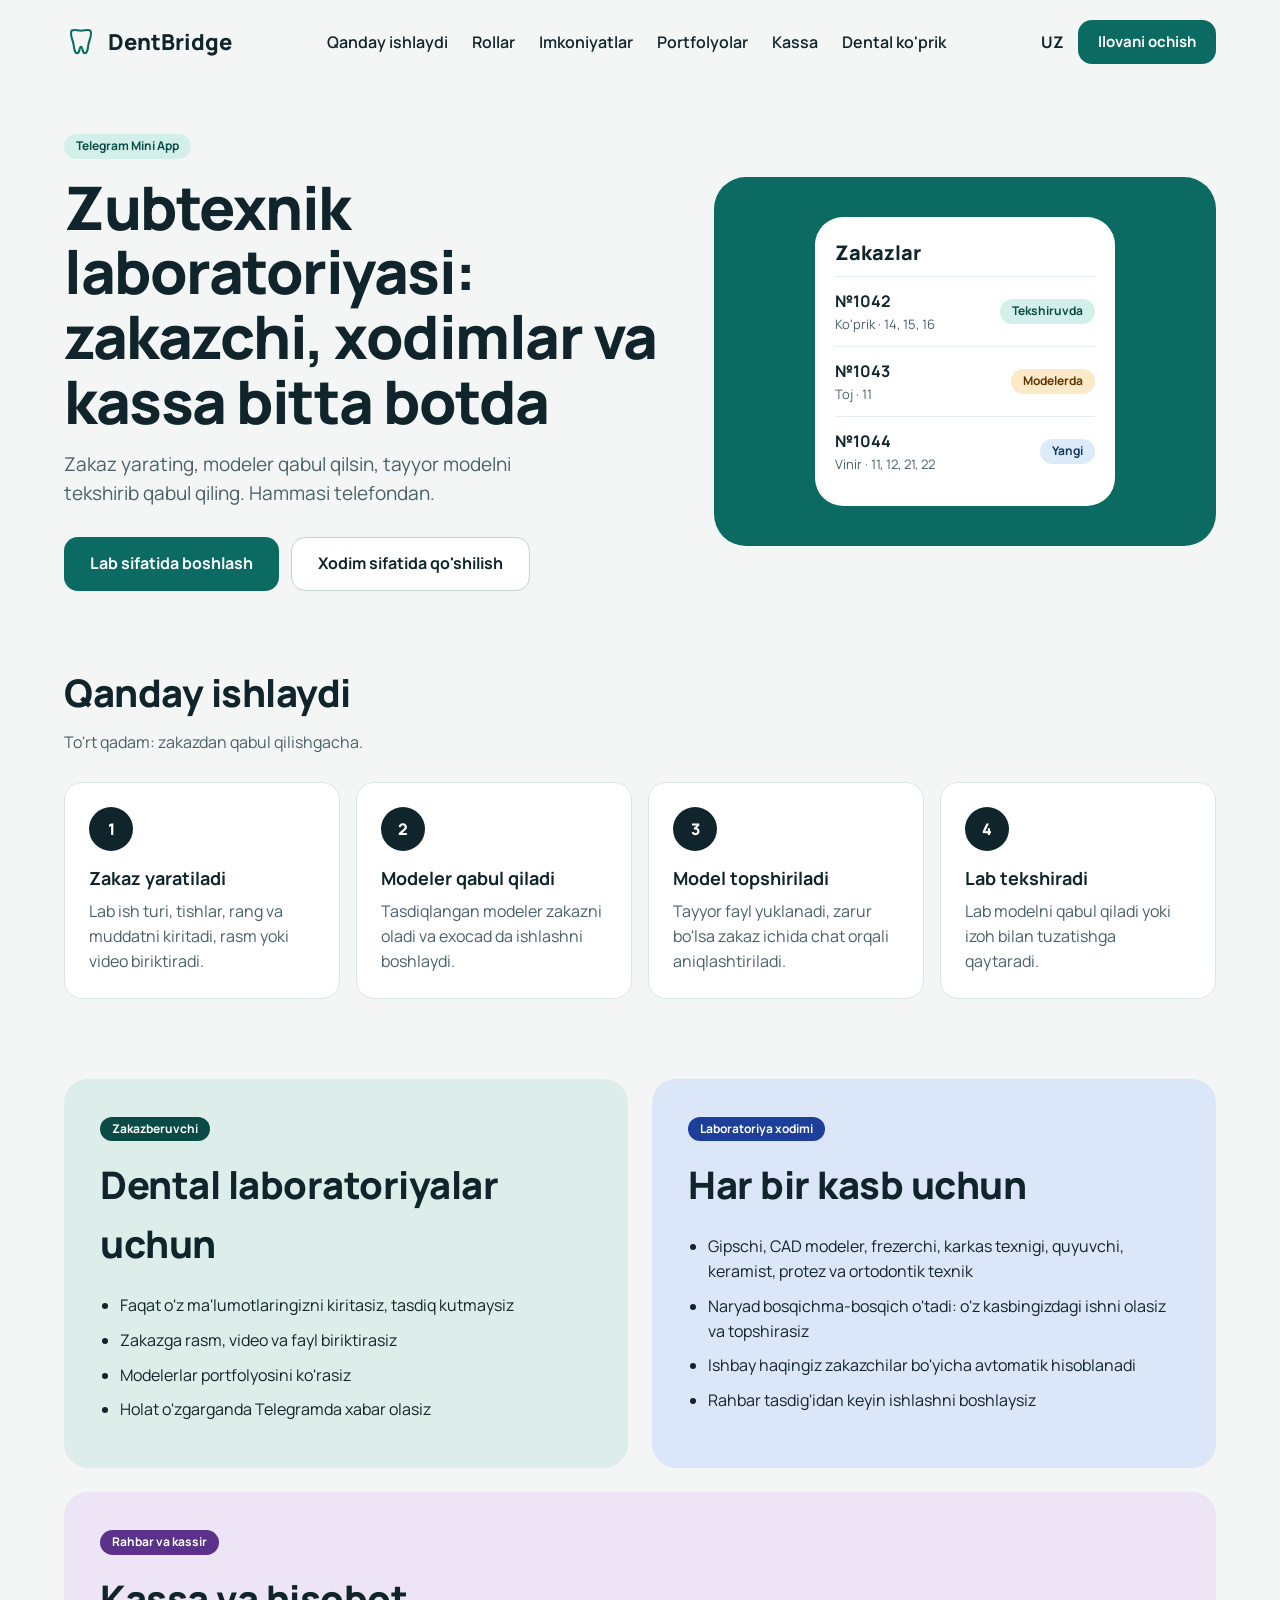
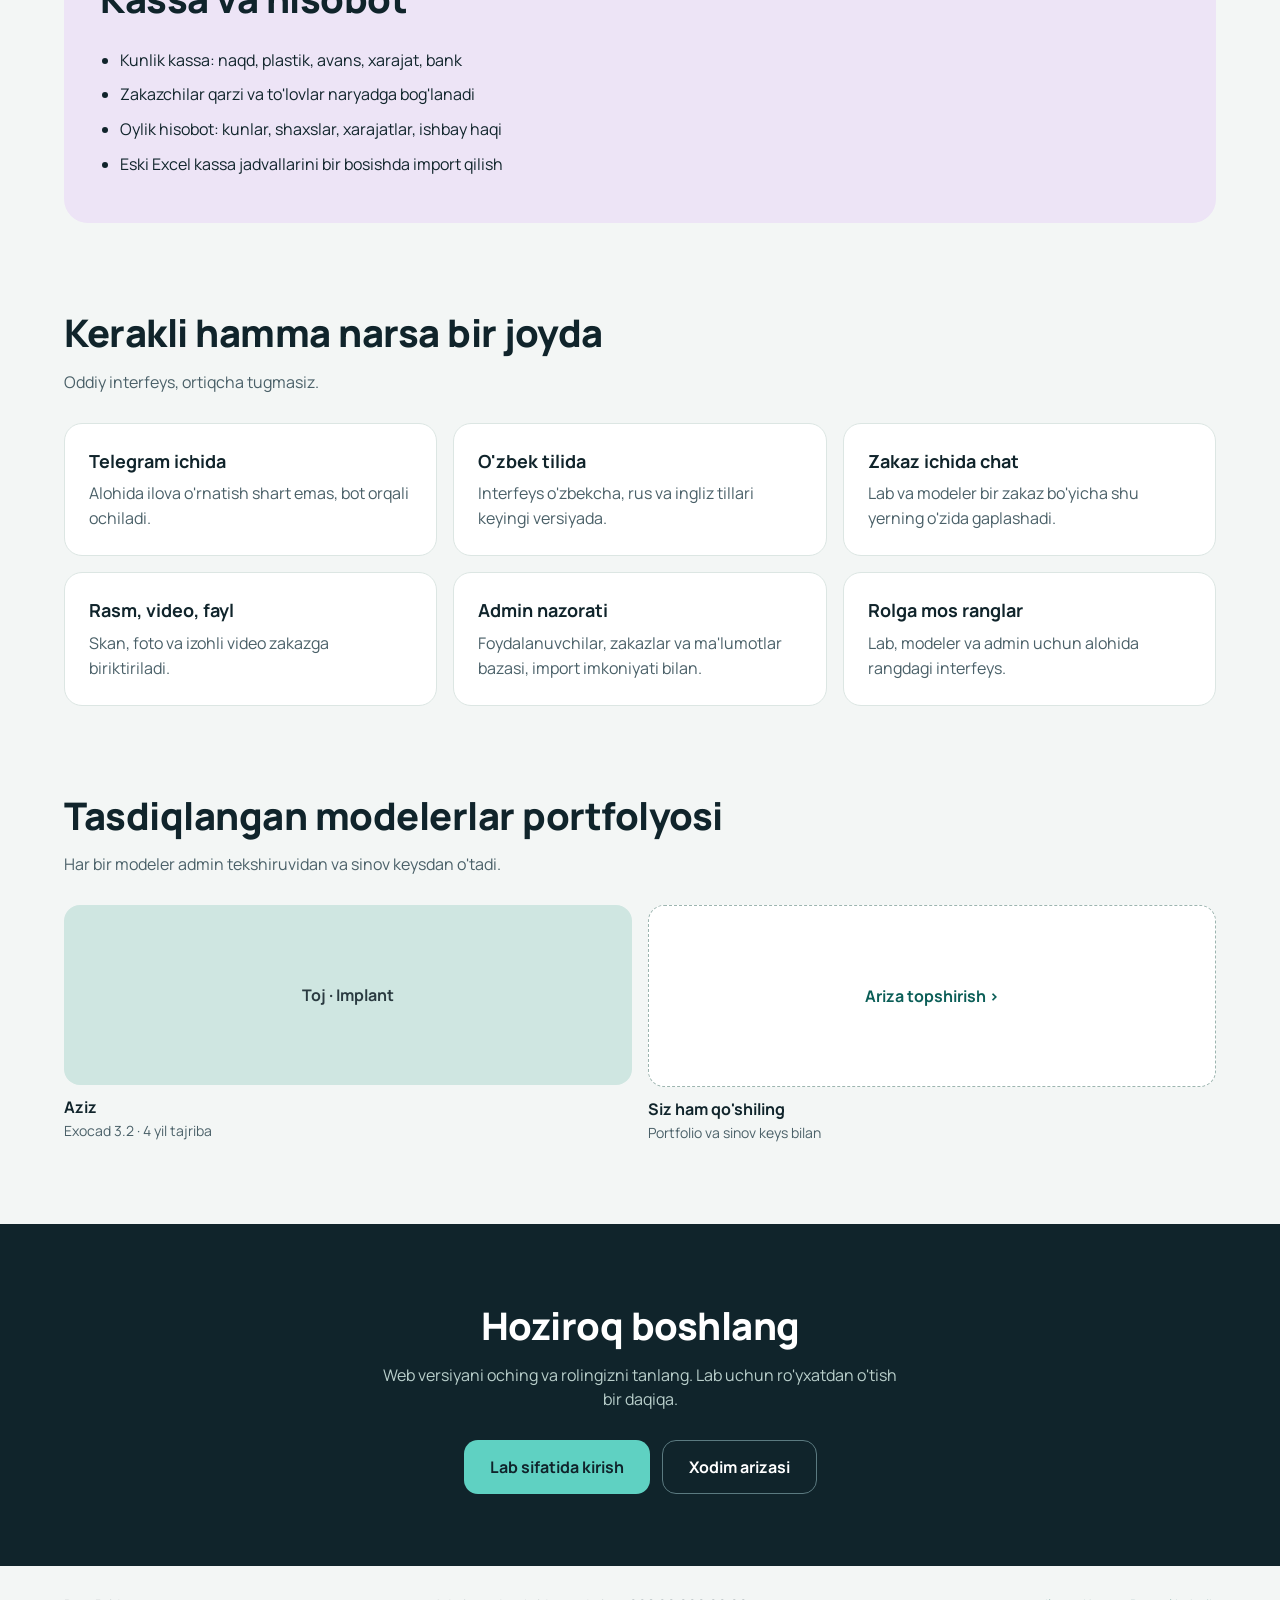
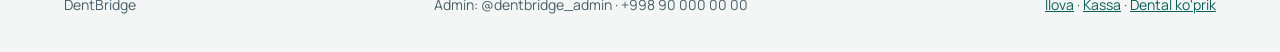
<file: index.html>
<!doctype html>
<html lang="uz">
<head>
<meta charset="utf-8">
<meta name="viewport" content="width=device-width, initial-scale=1, viewport-fit=cover">
<meta name="description" content="DentBridge: dental lab va exocad modelerni bitta joyda bog'lovchi platforma.">
<title>DentBridge — dental lab va modeler platformasi</title>

<link rel="preconnect" href="https://fonts.googleapis.com">
<link rel="stylesheet" href="https://fonts.googleapis.com/css2?family=Manrope:wght@400;500;600;700;800&display=swap">
<style>
body{margin:0}
a{color:#0B5E57}a:hover{color:#10242B}
.w{max-width:1200px;margin:0 auto;padding:0 24px;box-sizing:border-box}
.card{background:#fff;border:1px solid #DCE6E3;border-radius:18px;padding:24px;box-sizing:border-box}
.chip{display:inline-block;padding:3px 12px;border-radius:99px;font-size:12px;font-weight:700}
.btn{display:inline-flex;align-items:center;justify-content:center;min-height:52px;padding:0 26px;border-radius:14px;font-weight:700;font-size:16px;text-decoration:none}
h2{margin:0 0 8px;font-size:clamp(26px,4vw,38px);font-weight:800;letter-spacing:-0.5px}
</style>

<style>html{scroll-behavior:smooth}</style>
</head>
<body>
<div style="width: 100%; box-sizing: border-box; background: #F3F6F5; color: #10242B; font-family: 'Manrope', 'Helvetica Neue', sans-serif; font-size: 16px; line-height: 1.55">

<header class="w" style="display: flex; flex-wrap: wrap; align-items: center; justify-content: space-between; gap: 16px; padding-top: 20px; padding-bottom: 20px">
<div style="display: flex; align-items: center; gap: 10px; font-weight: 800; font-size: 22px">
<svg width="34" height="34" viewBox="0 0 36 36" fill="none" stroke="#0B6B62" stroke-width="2.2" stroke-linecap="round" stroke-linejoin="round"><path d="M8 6c3-2 6 0 10 0s7-2 10 0c2 4-1 9-2 14s-1 10-4 10-2-7-4-7-1 7-4 7-3-5-4-10-4-10-2-14z"/></svg>DentBridge</div>
<nav style="display: flex; flex-wrap: wrap; gap: 24px"><a href="#how" style="color: #10242B; text-decoration: none; font-weight: 600">Qanday ishlaydi</a><a href="#roles" style="color: #10242B; text-decoration: none; font-weight: 600">Rollar</a><a href="#features" style="color: #10242B; text-decoration: none; font-weight: 600">Imkoniyatlar</a><a href="#works" style="color: #10242B; text-decoration: none; font-weight: 600">Portfolyolar</a><a href="kassa/" style="color: #10242B; text-decoration: none; font-weight: 600">Kassa</a><a href="dental-kopruk.html" style="color: #10242B; text-decoration: none; font-weight: 600">Dental ko'prik</a></nav>
<div style="display: flex; align-items: center; gap: 14px; font-weight: 700"><span>UZ</span><a href="app.html" class="btn" style="min-height: 44px; padding: 0 20px; font-size: 15px; background: #0B6B62; color: #fff">Ilovani ochish</a></div>
</header>

<section class="w" style="display: flex; flex-wrap: wrap; align-items: center; gap: 48px; padding-top: 48px; padding-bottom: 72px">
<div style="flex: 1 1 460px">
<span class="chip" style="background: #D3EFEA; color: #0B4B45">Telegram Mini App</span>
<h1 style="margin: 16px 0; font-size: clamp(34px, 5.5vw, 60px); line-height: 1.08; font-weight: 800; letter-spacing: -1.5px">Zubtexnik laboratoriyasi: zakazchi, xodimlar va kassa bitta botda</h1>
<p style="margin: 0 0 28px; font-size: 19px; color: #4A6068; max-width: 520px">Zakaz yarating, modeler qabul qilsin, tayyor modelni tekshirib qabul qiling. Hammasi telefondan.</p>
<div style="display: flex; flex-wrap: wrap; gap: 12px"><a href="app.html" class="btn" style="background: #0B6B62; color: #fff">Lab sifatida boshlash</a><a href="app.html" class="btn" style="background: #fff; color: #10242B; border: 1px solid #C5D3D0">Xodim sifatida qo'shilish</a></div>
</div>
<div style="flex: 1 1 360px; background: #0B6B62; border-radius: 32px; padding: 40px 24px; display: flex; justify-content: center; box-sizing: border-box">
<div style="width: 300px; max-width: 100%; background: #fff; border-radius: 28px; padding: 20px; box-sizing: border-box">
<div style="font-weight: 800; font-size: 20px; margin-bottom: 8px">Zakazlar</div>
<div style="display: flex; justify-content: space-between; align-items: center; padding: 12px 0; border-top: 1px solid #E6EEEC"><div><b>№1042</b><div style="font-size: 13px; color: #4A6068">Ko'prik · 14, 15, 16</div></div><span class="chip" style="background: #D3EFEA; color: #0B4B45">Tekshiruvda</span></div><div style="display: flex; justify-content: space-between; align-items: center; padding: 12px 0; border-top: 1px solid #E6EEEC"><div><b>№1043</b><div style="font-size: 13px; color: #4A6068">Toj · 11</div></div><span class="chip" style="background: #FBE9C8; color: #5E3704">Modelerda</span></div><div style="display: flex; justify-content: space-between; align-items: center; padding: 12px 0; border-top: 1px solid #E6EEEC"><div><b>№1044</b><div style="font-size: 13px; color: #4A6068">Vinir · 11, 12, 21, 22</div></div><span class="chip" style="background: #DCEBFA; color: #12365F">Yangi</span></div>
</div>
</div>
</section>

<section id="how" class="w" style="padding-bottom: 80px">
<h2>Qanday ishlaydi</h2>
<p style="margin: 0 0 28px; color: #4A6068">To'rt qadam: zakazdan qabul qilishgacha.</p>
<div style="display: flex; flex-wrap: wrap; gap: 16px"><div class="card" style="flex: 1 1 240px"><div style="width: 44px; height: 44px; border-radius: 22px; background: #10242B; color: #fff; display: flex; align-items: center; justify-content: center; font-weight: 800; margin-bottom: 14px">1</div><b style="font-size: 18px">Zakaz yaratiladi</b><p style="margin: 6px 0 0; color: #4A6068">Lab ish turi, tishlar, rang va muddatni kiritadi, rasm yoki video biriktiradi.</p></div><div class="card" style="flex: 1 1 240px"><div style="width: 44px; height: 44px; border-radius: 22px; background: #10242B; color: #fff; display: flex; align-items: center; justify-content: center; font-weight: 800; margin-bottom: 14px">2</div><b style="font-size: 18px">Modeler qabul qiladi</b><p style="margin: 6px 0 0; color: #4A6068">Tasdiqlangan modeler zakazni oladi va exocad da ishlashni boshlaydi.</p></div><div class="card" style="flex: 1 1 240px"><div style="width: 44px; height: 44px; border-radius: 22px; background: #10242B; color: #fff; display: flex; align-items: center; justify-content: center; font-weight: 800; margin-bottom: 14px">3</div><b style="font-size: 18px">Model topshiriladi</b><p style="margin: 6px 0 0; color: #4A6068">Tayyor fayl yuklanadi, zarur bo'lsa zakaz ichida chat orqali aniqlashtiriladi.</p></div><div class="card" style="flex: 1 1 240px"><div style="width: 44px; height: 44px; border-radius: 22px; background: #10242B; color: #fff; display: flex; align-items: center; justify-content: center; font-weight: 800; margin-bottom: 14px">4</div><b style="font-size: 18px">Lab tekshiradi</b><p style="margin: 6px 0 0; color: #4A6068">Lab modelni qabul qiladi yoki izoh bilan tuzatishga qaytaradi.</p></div></div>
</section>

<section id="roles" class="w" style="padding-bottom: 80px">
<div style="display: flex; flex-wrap: wrap; gap: 24px">
<div style="flex: 1 1 440px; background: #DDEEEA; border-radius: 24px; padding: 36px; box-sizing: border-box">
<span class="chip" style="background: #0B4B45; color: #fff">Zakazberuvchi</span>
<h2 style="margin-top: 14px">Dental laboratoriyalar uchun</h2>
<ul style="margin: 20px 0 0; padding-left: 20px"><li style="margin: 0 0 10px">Faqat o'z ma'lumotlaringizni kiritasiz, tasdiq kutmaysiz</li><li style="margin: 0 0 10px">Zakazga rasm, video va fayl biriktirasiz</li><li style="margin: 0 0 10px">Modelerlar portfolyosini ko'rasiz</li><li style="margin: 0 0 10px">Holat o'zgarganda Telegramda xabar olasiz</li></ul>
</div>
<div style="flex: 1 1 440px; background: #DCE6F9; border-radius: 24px; padding: 36px; box-sizing: border-box">
<span class="chip" style="background: #1D3F99; color: #fff">Laboratoriya xodimi</span>
<h2 style="margin-top: 14px">Har bir kasb uchun</h2>
<ul style="margin: 20px 0 0; padding-left: 20px"><li style="margin: 0 0 10px">Gipschi, CAD modeler, frezerchi, karkas texnigi, quyuvchi, keramist, protez va ortodontik texnik</li><li style="margin: 0 0 10px">Naryad bosqichma-bosqich o'tadi: o'z kasbingizdagi ishni olasiz va topshirasiz</li><li style="margin: 0 0 10px">Ishbay haqingiz zakazchilar bo'yicha avtomatik hisoblanadi</li><li style="margin: 0 0 10px">Rahbar tasdig'idan keyin ishlashni boshlaysiz</li></ul>
</div>
<div style="flex: 1 1 440px; background: #EDE4F6; border-radius: 24px; padding: 36px; box-sizing: border-box">
<span class="chip" style="background: #5A3289; color: #fff">Rahbar va kassir</span>
<h2 style="margin-top: 14px">Kassa va hisobot</h2>
<ul style="margin: 20px 0 0; padding-left: 20px"><li style="margin: 0 0 10px">Kunlik kassa: naqd, plastik, avans, xarajat, bank</li><li style="margin: 0 0 10px">Zakazchilar qarzi va to'lovlar naryadga bog'lanadi</li><li style="margin: 0 0 10px">Oylik hisobot: kunlar, shaxslar, xarajatlar, ishbay haqi</li><li style="margin: 0 0 10px">Eski Excel kassa jadvallarini bir bosishda import qilish</li></ul>
</div>
</div>
</section>

<section id="features" class="w" style="padding-bottom: 80px">
<h2>Kerakli hamma narsa bir joyda</h2>
<p style="margin: 0 0 28px; color: #4A6068">Oddiy interfeys, ortiqcha tugmasiz.</p>
<div style="display: flex; flex-wrap: wrap; gap: 16px"><div class="card" style="flex: 1 1 320px"><b style="font-size: 18px">Telegram ichida</b><p style="margin: 6px 0 0; color: #4A6068">Alohida ilova o'rnatish shart emas, bot orqali ochiladi.</p></div><div class="card" style="flex: 1 1 320px"><b style="font-size: 18px">O'zbek tilida</b><p style="margin: 6px 0 0; color: #4A6068">Interfeys o'zbekcha, rus va ingliz tillari keyingi versiyada.</p></div><div class="card" style="flex: 1 1 320px"><b style="font-size: 18px">Zakaz ichida chat</b><p style="margin: 6px 0 0; color: #4A6068">Lab va modeler bir zakaz bo'yicha shu yerning o'zida gaplashadi.</p></div><div class="card" style="flex: 1 1 320px"><b style="font-size: 18px">Rasm, video, fayl</b><p style="margin: 6px 0 0; color: #4A6068">Skan, foto va izohli video zakazga biriktiriladi.</p></div><div class="card" style="flex: 1 1 320px"><b style="font-size: 18px">Admin nazorati</b><p style="margin: 6px 0 0; color: #4A6068">Foydalanuvchilar, zakazlar va ma'lumotlar bazasi, import imkoniyati bilan.</p></div><div class="card" style="flex: 1 1 320px"><b style="font-size: 18px">Rolga mos ranglar</b><p style="margin: 6px 0 0; color: #4A6068">Lab, modeler va admin uchun alohida rangdagi interfeys.</p></div></div>
</section>

<section id="works" class="w" style="padding-bottom: 80px">
<h2>Tasdiqlangan modelerlar portfolyosi</h2>
<p style="margin: 0 0 28px; color: #4A6068">Har bir modeler admin tekshiruvidan va sinov keysdan o'tadi.</p>
<div style="display: flex; flex-wrap: wrap; gap: 16px"><div style="flex: 1 1 240px"><div style="height: 180px; border-radius: 16px; background: #CFE6E1; display: flex; align-items: center; justify-content: center; font-weight: 700; color: #2B3B41; ">Toj · Implant</div><div style="margin-top: 10px; font-weight: 700">Aziz</div><div style="color: #4A6068; font-size: 14px">Exocad 3.2 · 4 yil tajriba</div></div><div style="flex: 1 1 240px"><div style="height: 180px; border-radius: 16px; background: #fff; display: flex; align-items: center; justify-content: center; font-weight: 700; color: #2B3B41; border: 1px dashed #9DB5B0"><a href="app.html" style="color:#0B5E57;text-decoration:none">Ariza topshirish ›</a></div><div style="margin-top: 10px; font-weight: 700">Siz ham qo'shiling</div><div style="color: #4A6068; font-size: 14px">Portfolio va sinov keys bilan</div></div></div>
</section>

<section id="cta" style="background: #10242B; color: #fff; padding: 72px 0">
<div class="w" style="text-align: center">
<h2 style="color: #fff">Hoziroq boshlang</h2>
<p style="margin: 0 auto 28px; max-width: 520px; color: #B9CFCB">Web versiyani oching va rolingizni tanlang. Lab uchun ro'yxatdan o'tish bir daqiqa.</p>
<div style="display: flex; flex-wrap: wrap; gap: 12px; justify-content: center"><a href="app.html" class="btn" style="background: #5FD1C2; color: #10242B">Lab sifatida kirish</a><a href="app.html" class="btn" style="border: 1px solid #5B7A80; color: #fff">Xodim arizasi</a></div>
</div>
</section>

<footer class="w" style="display: flex; flex-wrap: wrap; justify-content: space-between; gap: 12px; padding-top: 28px; padding-bottom: 36px; color: #4A6068; font-size: 14px">
<span>DentBridge</span><span>Admin: @dentbridge_admin · +998 90 000 00 00</span><span><a href="app.html">Ilova</a> · <a href="kassa/">Kassa</a> · <a href="dental-kopruk.html">Dental ko'prik</a></span>
</footer>
</div>
</body>
</html>
</file>
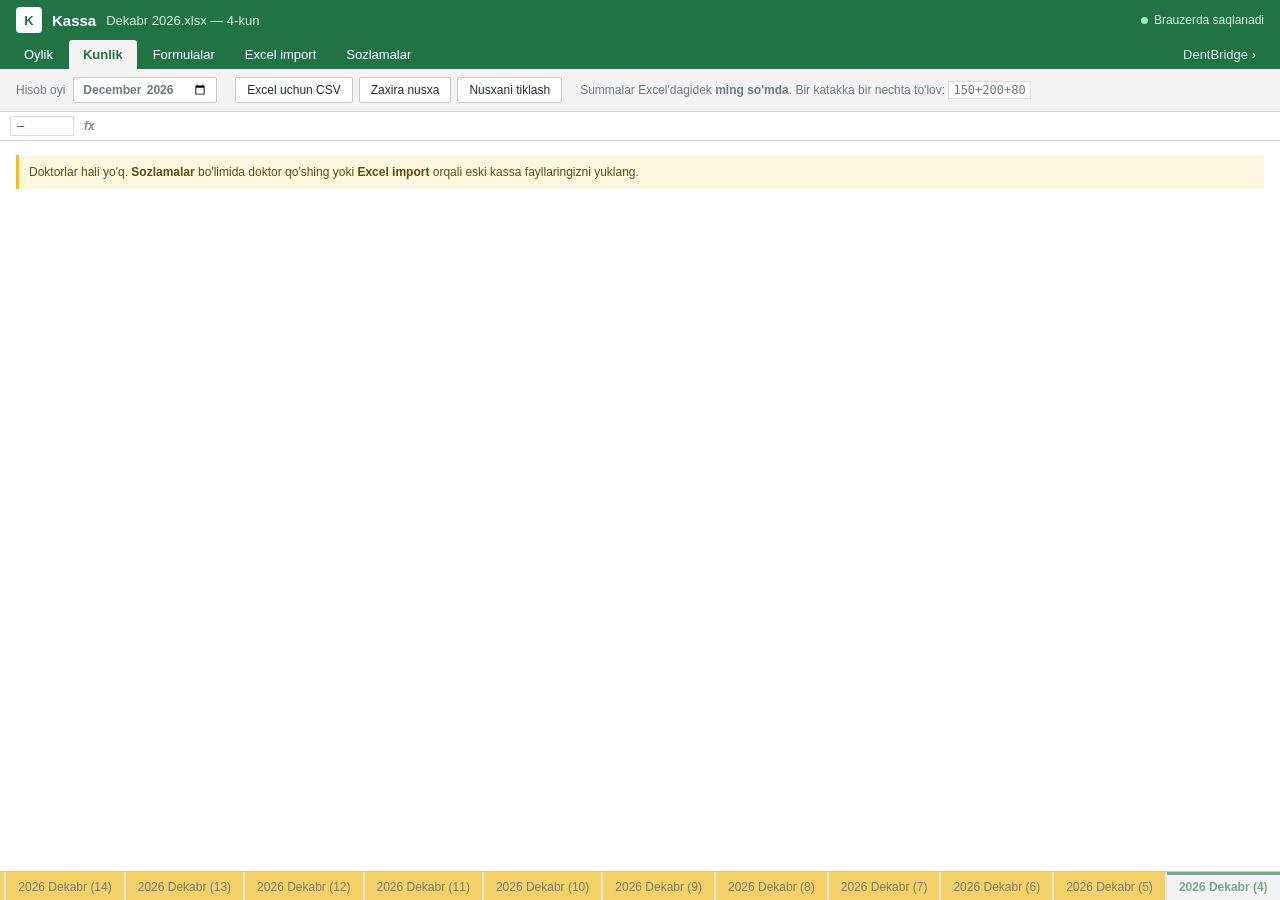
<file: kassa/index.html>
<!doctype html>
<html lang="uz">
<head>
  <meta charset="utf-8">
  <meta name="viewport" content="width=device-width, initial-scale=1">
  <meta name="color-scheme" content="light">
  <meta name="theme-color" content="#217346">
  <title>Kassa — DentBridge</title>
  <link rel="stylesheet" href="styles.css">
  <script src="../kassa-import.js" defer></script>
  <script src="app.js" defer></script>
</head>
<body>
  <header class="xl-title">
    <div class="xl-brand"><span class="xl-logo" aria-hidden="true">K</span><b>Kassa</b><span id="fileName" class="xl-file">—</span></div>
    <div class="xl-save" id="saveState"><i></i> Brauzerda saqlanadi</div>
  </header>
  <nav class="xl-menu" aria-label="Bo'limlar">
    <button class="xl-tab" data-view="monthly">Oylik</button>
    <button class="xl-tab" data-view="daily">Kunlik</button>
    <button class="xl-tab" data-view="formulas">Formulalar</button>
    <button class="xl-tab" data-view="import">Excel import</button>
    <button class="xl-tab" data-view="settings">Sozlamalar</button>
    <a class="xl-tab xl-link" href="../index.html">DentBridge ›</a>
  </nav>
  <div class="xl-ribbon">
    <label class="rb-field"><span>Hisob oyi</span><input id="monthPicker" type="month" aria-label="Hisob oyi"></label>
    <div class="rb-group">
      <button class="rb-btn" data-action="exportCsv">Excel uchun CSV</button>
      <button class="rb-btn" data-action="exportJson">Zaxira nusxa</button>
      <button class="rb-btn" data-action="importJson">Nusxani tiklash</button>
      <input id="importFile" type="file" accept="application/json,.json" hidden>
      <input id="xlsxFile" type="file" accept=".xlsx,.xls" multiple hidden>
    </div>
    <div class="rb-hint">Summalar Excel'dagidek <b>ming so'mda</b>. Bir katakka bir nechta to'lov: <code>150+200+80</code></div>
  </div>
  <div class="xl-fx"><span class="fx-name" id="fxName">—</span><span class="fx-sign">fx</span><span class="fx-text" id="fxText"></span></div>

  <main id="app" aria-live="polite"></main>

  <footer class="xl-sheets" id="sheets" aria-label="Varaqlar"></footer>
</body>
</html>
</file>
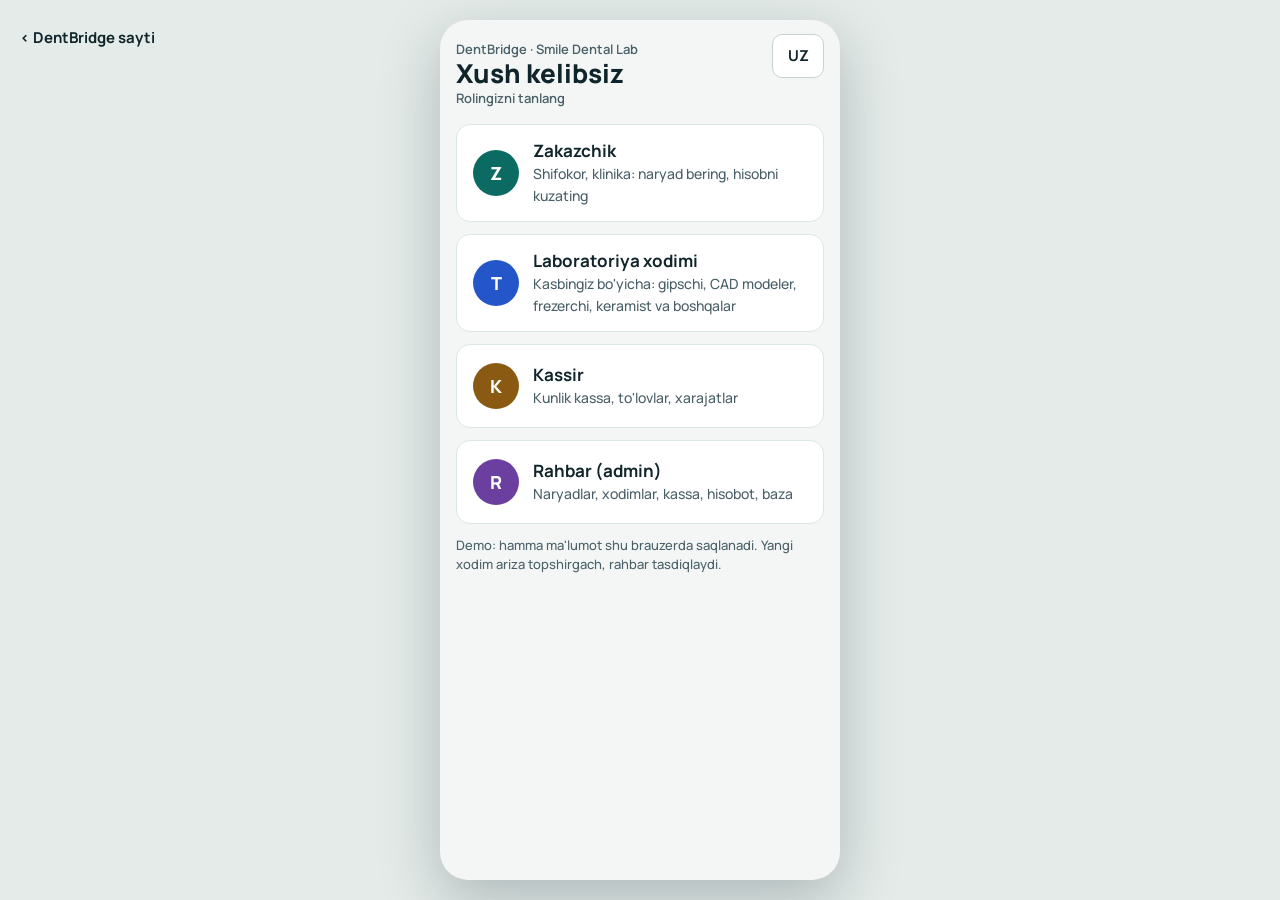
<file: app.html>
<!DOCTYPE html>
<html lang="uz">
<head>
<meta charset="utf-8">
<meta name="viewport" content="width=device-width, initial-scale=1, viewport-fit=cover">
<meta name="color-scheme" content="light">
<title>DentBridge</title>
<link rel="preconnect" href="https://fonts.googleapis.com">
<link rel="stylesheet" href="https://fonts.googleapis.com/css2?family=Manrope:wght@400;500;600;700;800&display=swap">
<style>
:root{--ink:#10242B;--mute:#4A6068;--line:#DCE6E3;--bd:#C5D3D0;--page:#E4EBE9;--red:#B42318;color-scheme:light;
box-sizing:border-box;padding-top:env(safe-area-inset-top,0px);padding-bottom:env(safe-area-inset-bottom,0px)}
html{height:100%}
*{box-sizing:border-box}
body{margin:0;height:100%;background:var(--page);color:var(--ink);font:500 15px/1.45 'Manrope','Helvetica Neue',sans-serif}
#app{position:relative;width:100%;max-width:430px;height:100%;margin:0 auto;overflow:hidden;background:#F3F6F5}
@media (min-width:520px){body{display:grid;place-items:center}#app{width:400px;height:min(860px,100% - 24px);border-radius:28px;box-shadow:0 20px 60px rgba(16,36,43,.25)}}
.scr{display:flex;flex-direction:column;height:100%}
h1{margin:0;font-size:26px;font-weight:800;line-height:1.15}
h2{margin:4px 0 0;font-size:17px;font-weight:800}
button,input,select,textarea{font:inherit;color:inherit}
button:focus-visible,a:focus-visible,input:focus-visible,select:focus-visible,textarea:focus-visible{outline:3px solid var(--acc);outline-offset:2px}
a{color:var(--nv);cursor:pointer}
.hd{position:relative;padding:20px 16px 8px}.hd.t{padding:0 16px 8px}
.m{color:var(--mute)}.hd .m{font-size:13px;font-weight:600}
.row{display:flex;justify-content:space-between;align-items:center;gap:8px}
.lng{position:absolute;top:14px;right:16px;min-height:44px;min-width:52px;border:1px solid var(--bd);border-radius:10px;background:#fff;font-weight:700;cursor:pointer}
.bk{display:inline-flex;align-items:center;min-height:44px;padding:0 16px;font-weight:700;text-decoration:none;color:var(--ink)}
.bd{flex:1;min-height:0;overflow:auto;padding:8px 16px 16px;display:flex;flex-direction:column;gap:12px}
.bd>*{flex:none}
.ft{padding:12px 16px 20px;display:flex;flex-direction:column;gap:10px}
.c{background:#fff;border:1px solid var(--line);border-radius:14px;padding:14px 16px}
.c[data-go]{cursor:pointer}
.b{width:100%;min-height:52px;border:0;border-radius:12px;color:#fff;background:var(--acc);font-weight:700;font-size:16px;cursor:pointer}
.b.o{background:#fff;color:var(--ink);border:1px solid var(--bd)}
.b.sm{min-height:44px;font-size:14px;flex:1}
.b.red{background:#fff;color:var(--red);border:1px solid #E7B4AE}
.i{width:100%;min-height:48px;padding:0 12px;border:1px solid var(--bd);border-radius:10px;background:#fff;color:var(--ink)}
textarea.i{padding:10px 12px;resize:none}
.l{display:flex;flex-direction:column;gap:6px;font-weight:600;font-size:14px}
.s{display:inline-block;padding:3px 10px;border-radius:99px;font-size:12px;font-weight:700;white-space:nowrap}
.s1{background:#DCEBFA;color:#12365F}.s2{background:#FBE9C8;color:#5E3704}.s3{background:#D3EFEA;color:#0B4B45}.s4{background:#E3E8EA;color:#2B3B41}.s5{background:#FADCD8;color:#7A1A10}
.u{border:1px dashed #9DB5B0;border-radius:12px;padding:14px;color:var(--mute);text-align:center;font-weight:600;cursor:pointer;background:transparent;width:100%}
.sub{color:var(--mute);font-size:13px}
.col{display:flex;flex-direction:column;gap:6px}
.fl{display:flex;gap:8px}.fl>*{flex:1;min-width:0}
.fr{display:flex;justify-content:space-between;align-items:center;min-height:34px;gap:10px}
nav{display:flex;background:#fff;border-top:1px solid var(--line);padding-bottom:10px}
nav a{flex:1;display:flex;align-items:center;justify-content:center;text-align:center;min-height:56px;margin-top:-1px;padding:0 2px;border-top:3px solid transparent;font-size:12px;line-height:1.2;text-decoration:none;font-weight:600;color:var(--mute)}
nav a.on{border-top-color:var(--nv);font-weight:800;color:var(--nv)}
.rb{display:flex;align-items:center;gap:14px;width:100%;min-height:84px;padding:14px 16px;border:1px solid var(--line);border-radius:14px;background:#fff;text-align:left;cursor:pointer}
.av{flex:0 0 46px;height:46px;border-radius:23px;color:#fff;display:flex;align-items:center;justify-content:center;font-weight:800;font-size:18px;font-style:normal;background:var(--acc)}
.hero{position:relative;background:var(--acc);color:#fff;border-radius:20px;padding:20px;overflow:hidden}
.hero .b{margin-top:14px;width:auto;min-height:46px;padding:0 20px;font-size:15px;background:#fff;color:var(--nv)}
.hero .k{font-size:13px;font-weight:600;opacity:.88}.hero .n{font-size:42px;font-weight:800;line-height:1.1}
.tile{min-height:76px;padding:12px;border:1px solid var(--line);border-radius:14px;background:#fff;text-align:left;cursor:pointer}
.tile b{display:block;font-size:14px}.tile span{font-size:12px}
.ph{display:flex;align-items:center;justify-content:center;border-radius:12px;font-size:13px;font-weight:700;color:#2B3B41}
.steps{display:flex;gap:8px;padding:0 16px 8px}.steps div{flex:1;font-size:12px;font-weight:700;color:var(--mute)}
.steps div.on{color:var(--ink)}.steps i{display:block;height:6px;border-radius:3px;background:var(--line);margin-bottom:4px}.steps .on i{background:var(--acc)}
.chips{display:flex;gap:8px;overflow:auto;padding-bottom:2px}
.chip{flex:none;padding:8px 14px;border-radius:99px;font-size:13px;font-weight:700;background:#fff;color:var(--ink);border:1px solid var(--bd);cursor:pointer}
.chip.on{background:var(--nv);color:#fff;border-color:var(--nv)}
.tabs{display:flex;gap:8px;padding:0 16px 8px}
.tabs button{flex:1;min-height:44px;border:1px solid var(--bd);border-radius:10px;background:#fff;font-weight:700;font-size:14px;cursor:pointer}
.tabs button.on{background:var(--acc);color:#fff;border-color:var(--acc)}
.bub{max-width:80%;padding:10px 12px}
.tg{position:absolute;left:12px;right:12px;bottom:84px;background:var(--ink);color:#fff;border-radius:12px;padding:12px 14px;font-weight:600;font-size:14px;text-align:center;z-index:9}
.link{display:inline-flex;align-items:center;min-height:36px;font-size:14px;font-weight:700;text-decoration:none}
.site{display:none}@media (min-width:520px){.site{display:block;position:fixed;top:16px;left:20px;font-weight:700;text-decoration:none;color:#10242B;min-height:44px;line-height:44px}}
.grid2{display:grid;grid-template-columns:1fr 1fr;gap:10px}
.kpi{background:#fff;border:1px solid var(--line);border-radius:14px;padding:12px 14px;text-align:left}
.kpi .m{font-size:12px;font-weight:600}.kpi b{display:block;font-size:19px;font-weight:800;margin-top:2px;word-break:break-word}
.kpi[data-go]{cursor:pointer}
.sec{display:flex;justify-content:space-between;align-items:center;margin-top:4px}
.sec b{font-size:17px;font-weight:800}
.list{background:#fff;border:1px solid var(--line);border-radius:14px;overflow:hidden}
.li{display:flex;justify-content:space-between;align-items:center;gap:10px;min-height:52px;padding:8px 14px;border-top:1px solid #E6EEEC;color:var(--ink);text-decoration:none;font-weight:600}
.li:first-child{border-top:0}
.li .sub{font-weight:500}
.x{border:0;background:none;color:var(--red);font-weight:800;font-size:18px;min-width:40px;min-height:40px;cursor:pointer;border-radius:10px}
.stg{display:flex;gap:12px;align-items:flex-start;padding:10px 0;border-top:1px solid #E6EEEC}
.stg:first-child{border-top:0;padding-top:2px}
.dot{width:14px;height:14px;border-radius:7px;margin-top:4px;flex:none;border:2px solid var(--bd);background:#fff}
.dot.work{background:#E0A526;border-color:#E0A526}.dot.done{background:#0B8F7F;border-color:#0B8F7F}
.tw{overflow:auto;border:1px solid var(--line);border-radius:14px;background:#fff}
.tbl{width:100%;border-collapse:collapse;font-size:13px}
.tbl th,.tbl td{padding:8px 10px;text-align:right;white-space:nowrap;border-bottom:1px solid #E6EEEC}
.tbl th{font-size:12px;color:var(--mute);font-weight:700;background:#FAFCFB}
.tbl th:first-child,.tbl td:first-child{text-align:left;position:sticky;left:0;background:#fff}
.tbl th:first-child{background:#FAFCFB}
.tbl tr.tot td{font-weight:800;background:#F6F9F8}
.tbl tr.tot td:first-child{background:#F6F9F8}
.neg{color:var(--red)}
.chk{display:flex;align-items:center;gap:10px;min-height:44px;font-weight:600}
.chk input{width:22px;height:22px;accent-color:var(--acc)}
.dn{display:flex;gap:8px;align-items:center}
.dn button{flex:0 0 48px;min-height:48px;border:1px solid var(--bd);border-radius:10px;background:#fff;font-weight:800;font-size:18px;cursor:pointer}
</style>
</head>
<body>
<a class="site" href="index.html">‹ DentBridge sayti</a>
<div id="app"></div>
<input type="file" id="fp" hidden multiple>
<input type="file" id="fx" hidden multiple accept=".xlsx,.xls">
<input type="file" id="fj" hidden accept=".json,application/json">
<script src="kassa-import.js"></script>
<script>
/* ============ Konstantalar ============ */
const KEY='dentbridge_v3';
const A={zak:'#0B6B62',tex:'#2456C9',kas:'#8A5A12',adm:'#6B3FA0'};
const BG={zak:'#F3F6F5',tex:'#F1F4FB',kas:'#F8F4EC',adm:'#F5F1FA'};
const NV={zak:'#0B5E57',tex:'#1D44A3',kas:'#74490A',adm:'#5A3289'};
const ROLE={zak:'Zakazchik',tex:'Texnik',kas:'Kassir',adm:'Rahbar'};
// Zubtexnik laboratoriyasi kasblari: har bir naryad bosqichi shu kasblardan biriga tegishli
const PROF={gips:'Gipschi (model)',cad:'CAD modeler (exocad)',cam:'CAM operator / frezerchi',kar:'Karkas texnigi',quy:'Quyuvchi (litey)',ker:'Keramist',imp:'Implant texnigi',pro:'Olinadigan protez texnigi',ort:'Ortodontik texnik',par:'Pardozchi (polirovka)',kur:'Kuryer'};
const PSH={gips:'Gips model',cad:'CAD modellash',cam:'Frezerlash',kar:'Karkas',quy:'Quyish',ker:'Keramika',imp:'Implant qismi',pro:'Protez',ort:'Ortodontiya',par:'Pardoz',kur:'Yetkazish'};
const OST={new:['Yangi','s1'],work:['Jarayonda','s2'],ready:['Tayyor','s3'],del:['Topshirildi','s4']};
const USTAT={ok:['Faol','s3'],pending:['Kutilmoqda','s2'],rejected:['Rad etilgan','s5'],blocked:['Bloklangan','s5']};

/* ============ Yordamchilar ============ */
const $=s=>document.querySelector(s);
const esc=s=>String(s??'').replace(/[&<>"']/g,c=>({'&':'&amp;','<':'&lt;','>':'&gt;','"':'&quot;',"'":'&#39;'}[c]));
const today=()=>{const d=new Date();d.setMinutes(d.getMinutes()-d.getTimezoneOffset());return d.toISOString().slice(0,10)};
const addDays=(iso,n)=>{const d=new Date(iso+'T00:00:00Z');d.setUTCDate(d.getUTCDate()+n);return d.toISOString().slice(0,10)};
const fmt=n=>Math.round(n||0).toLocaleString('ru-RU');
const som=n=>fmt(n)+" so'm";
const mb=n=>(n/1048576).toFixed(1)+' MB';
const MON=['Yanvar','Fevral','Mart','Aprel','May','Iyun','Iyul','Avgust','Sentabr','Oktabr','Noyabr','Dekabr'];
const monName=ym=>{const [y,m]=ym.split('-');return MON[+m-1]+' '+y};
const dayName=iso=>{const [y,m,d]=iso.split('-');return `${+d} ${MON[+m-1]} ${y}`};
const teethCount=s=>(String(s||'').match(/\d+/g)||[]).length;
let _rnd=7;const rnd=()=>(_rnd=(_rnd*16807)%2147483647)/2147483647;

/* ============ Demo baza ============ */
function seed(){
  const t=today(),dd=n=>addDays(t,n);
  const people=[
    {id:1,kind:'adm',n:'Jasur Karimov',phone:'+998 90 111 22 33',st:'ok'},
    {id:2,kind:'kas',n:'Malika',phone:'+998 91 222 33 44',st:'ok'},
    {id:10,kind:'zak',sub:'Shifokor',n:'Dr. Akmal Rasulov',phone:'+998 90 123 00 01',city:'Urganch',pct:0,disc:0,st:'ok'},
    {id:11,kind:'zak',sub:'Klinika',n:'"Tabassum" klinikasi',phone:'+998 62 224 00 02',city:'Xiva',pct:0,disc:5,st:'ok'},
    {id:12,kind:'zak',sub:'Shifokor',n:'Dr. Nodira Yusupova',phone:'+998 93 555 00 03',city:'Urganch',pct:0,disc:0,st:'ok'},
    {id:20,kind:'tex',prof:'cad',n:'Aziz',phone:'+998 90 123 45 67',exo:'3.2',exp:'4',st:'ok'},
    {id:21,kind:'tex',prof:'cad',n:'Dilnoza',phone:'+998 93 765 43 21',exo:'3.1',exp:'2',st:'pending',test:'test_dilnoza.stl'},
    {id:22,kind:'tex',prof:'gips',n:'Bekzod',phone:'+998 94 100 10 10',exp:'6',st:'ok'},
    {id:23,kind:'tex',prof:'cam',n:'Sanjar',phone:'+998 94 100 10 11',exp:'3',st:'ok'},
    {id:24,kind:'tex',prof:'kar',n:'Rustam',phone:'+998 94 100 10 12',exp:'8',st:'ok'},
    {id:25,kind:'tex',prof:'quy',n:'Sherali',phone:'+998 94 100 10 13',exp:'10',st:'ok'},
    {id:26,kind:'tex',prof:'ker',n:'Laylo',phone:'+998 94 100 10 14',exp:'5',st:'ok'},
    {id:27,kind:'tex',prof:'pro',n:"Ulug'bek",phone:'+998 94 100 10 15',exp:'12',st:'ok'},
    {id:28,kind:'tex',prof:'ort',n:'Kamola',phone:'+998 94 100 10 16',exp:'3',st:'ok'},
    {id:29,kind:'tex',prof:'imp',n:'Otabek',phone:'+998 94 100 10 17',exp:'4',st:'ok'},
    {id:30,kind:'tex',prof:'par',n:'Javohir',phone:'+998 94 100 10 18',exp:'2',st:'ok'},
    {id:31,kind:'tex',prof:'kur',n:'Doniyor',phone:'+998 94 100 10 19',exp:'1',st:'ok'}
  ];
  const price=[
    {id:1,n:'Zirkoniy toj',unit:'birlik',price:450000,st:[['gips',15000],['cad',35000],['cam',40000],['ker',60000]]},
    {id:2,n:'Metallokeramika toj',unit:'birlik',price:300000,st:[['gips',15000],['kar',30000],['quy',20000],['ker',50000]]},
    {id:3,n:'E.max vinir',unit:'birlik',price:500000,st:[['gips',15000],['cad',35000],['cam',40000],['ker',70000]]},
    {id:4,n:'Implant ustidagi toj',unit:'birlik',price:650000,st:[['gips',20000],['imp',50000],['cad',40000],['cam',40000],['ker',60000]]},
    {id:5,n:"Olinadigan protez (to'liq)",unit:"jag'",price:1500000,st:[['gips',30000],['pro',250000],['par',40000]]},
    {id:6,n:'Ortodontik kappa',unit:"jag'",price:400000,st:[['gips',20000],['cad',30000],['ort',80000]]},
    {id:7,n:'Faqat modellash (exocad)',unit:'birlik',price:100000,st:[['cad',35000]]}
  ];
  const staffBy=p=>people.find(x=>x.kind==='tex'&&x.prof===p&&x.st==='ok')?.id||null;
  const mk=(id,zak,pr,teeth,color,due,patient,done,working,created,note)=>{
    const P=price.find(x=>x.id===pr),units=teethCount(teeth)||1,disc=people.find(x=>x.id===zak).disc||0;
    return {id,zak,pr,patient:patient.replace(/^Bemor:\s*/,''),teeth,units,color,due:dd(due),note:note||'',files:[{n:`skan_${id}.stl`,s:2400000}],created:dd(created),del:false,
      sum:Math.round(units*P.price*(1-disc/100)),
      stages:P.st.map(([p,rate],i)=>({p,rate,s:i<done||i===working?staffBy(p):null,st:i<done?'done':i===working?'work':'wait',at:i<done?dd(created+i+1):null})),
      chat:[],seen:{}};
  };
  const orders=[
    mk(1046,12,7,'46, 47','A2',2,'Bemor: Ra\'no S.',0,-1,0),
    mk(1045,10,4,'36','A3',-2,'Bemor: Murod K.',2,2,-6,'Implant: Straumann BL 4.1'),
    mk(1044,12,3,'11, 12, 21, 22','B1',8,'Bemor: Gulnora A.',0,-1,-1,'Yupqa vinir.'),
    mk(1043,11,2,'11','A1',5,'Bemor: Shoxrux D.',1,1,-3),
    mk(1042,10,1,'14, 15, 16','A2',3,'Bemor: Sardor T.',4,-1,-7,'Zirkoniy, 3 birlik.'),
    mk(1040,11,5,"yuqori jag'",'A3',-5,'Bemor: Halima B.',3,-1,-14)
  ];
  const o1040=orders.find(o=>o.id===1040);o1040.units=1;o1040.sum=1425000;o1040.del=true;o1040.delAt=dd(-9);
  orders.find(o=>o.id===1042).chat=[{w:'tex',n:'Aziz',t:"Model tayyor, tishlov tekshirildi."}];
  // Kassa: so'nggi 20 kun. Avvalgi naryadlar topshirilib, to'langan
  const days={},D0=()=>({in:[],adv:[],exp:[],bank:0,oth:[]});_rnd=7;
  for(let i=19;i>=0;i--)days[dd(-i)]=D0();
  const hist=[[1030,10,1,'21'],[1031,12,3,'12, 22'],[1032,11,2,'36, 37'],[1033,10,6,"yuqori jag'"],[1034,12,1,'45'],[1035,11,4,'46'],[1036,10,7,'14, 15, 16, 17'],[1037,12,2,'24, 25'],[1038,11,1,'11, 21'],[1039,10,3,'13']];
  hist.forEach(([id,z,pr,teeth],k)=>{const created=-24+k*2,o=mk(id,z,pr,teeth,'A2',created+7,'',99,-1,created);o.stages.forEach((s,i)=>s.at=dd(Math.min(-1,created+i+1)));
    o.del=true;o.delAt=dd(Math.min(-1,created+8));orders.push(o);
    if(k<9&&days[o.delAt])days[o.delAt].in.push([z,rnd()<.6?'n':'p',o.sum,id])});
  const exps=['Gips va material','Freza diski','Elektr energiya','Keramika massasi',"Terminal qog'ozi",'Yetkazish (taksi)','Internet'];
  Object.keys(days).forEach((d,i)=>{const x=days[d];
    if(rnd()<.6)x.exp.push([exps[Math.floor(rnd()*exps.length)],Math.round(rnd()*8+1)*25000]);
    if(i%5===4)x.adv.push([[22,23,24,26][(i/5|0)%4],300000]);
    if(i%7===6)x.bank=1000000;
    if(i===8)x.oth.push(['Eski apparat sotildi','n',400000]);});
  days[o1040.delAt].in.push([11,'p',1425000,1040]);
  days[dd(-1)].in.push([10,'n',600000,1042]);
  return {v:3,lab:{name:'Smile Dental Lab',city:'Urganch',phone:'+998 90 111 22 33'},notif:true,lang:'uz',kInK:true,next:1047,
    people,price,orders,days,me:{},upd:t};
}

let D;try{D=JSON.parse(localStorage.getItem(KEY))}catch(e){}
if(!D||D.v!==3)D=seed();
const S={role:null,screen:'start',sel:null,pid:null,prid:null,flt:'all',pf:'all',draft:{},files:{},kdate:today(),kt:'in',month:today().slice(0,7),imp:null,ix:null,link:false};
function save(){D.upd=today();try{localStorage.setItem(KEY,JSON.stringify(D));return true}catch(e){toast("Brauzer xotirasi to'ldi: saqlanmadi");return false}}

/* ============ Model funksiyalari ============ */
const P=id=>D.people.find(x=>x.id===id);
const kind=k=>D.people.filter(x=>x.kind===k);
const pname=id=>P(id)?.n||'—';
const PR=id=>D.price.find(x=>x.id===id);
const ord=()=>D.orders.find(o=>o.id===S.sel);
const me=()=>S.role==='adm'?(kind('adm')[0]||{id:0,n:'Rahbar'}):P(D.me[S.role]);
const newId=()=>Math.max(100,...D.people.map(x=>x.id))+1;
const ostat=o=>o.del?'del':o.stages.every(s=>s.st==='done')?'ready':o.stages.some(s=>s.st!=='wait')?'work':'new';
const avail=(o,i)=>!o.del&&o.stages[i].st==='wait'&&o.stages.slice(0,i).every(s=>s.st==='done');
const curStage=o=>o.stages.find(s=>s.st!=='done');
const overdue=o=>!o.del&&o.due<today();
const unread=(o,r)=>o.chat.slice(o.seen[r]||0).filter(m=>m.w!==r).length;
const day=d=>D.days[d]||(D.days[d]={in:[],adv:[],exp:[],bank:0,oth:[]});
const pctOf=(pid,m)=>{const p=P(pid)||{};return m==='p'?(p.pp??p.pct??0):(p.pct??0)};
// To'lovlar indeksi: har render oldidan bir marta quriladi
function ix(){
  if(S.ix)return S.ix;
  const by={},byOrd={};
  for(const d in D.days)for(const e of D.days[d].in){by[e[0]]=(by[e[0]]||0)+e[2];if(e[3])byOrd[e[3]]=(byOrd[e[3]]||0)+e[2]}
  return S.ix={by,byOrd};
}
const billed=pid=>D.orders.filter(o=>o.zak===pid&&['ready','del'].includes(ostat(o))).reduce((a,o)=>a+o.sum,0);
const debt=pid=>billed(pid)-(ix().by[pid]||0);
// Kunlik hisob (Excel'dagi kunlik varaq formulalari bo'yicha)
function calc(dates){
  const r={N:0,P:0,PlN:0,PlP:0,A:0,X:0,B:0,ON:0,OP:0,per:{},days:0};
  for(const d of dates){const x=D.days[d];if(!x)continue;r.days++;
    for(const [pid,m,s] of x.in){const pl=s*pctOf(pid,m),q=r.per[pid]||(r.per[pid]={n:0,p:0,pl:0,a:0});
      if(m==='n'){r.N+=s;r.PlN+=pl;q.n+=s}else{r.P+=s;r.PlP+=pl;q.p+=s}q.pl+=pl;}
    for(const [pid,s] of x.adv){r.A+=s;(r.per[pid]||(r.per[pid]={n:0,p:0,pl:0,a:0})).a+=s}
    for(const e of x.exp)r.X+=e[1];
    r.B+=x.bank||0;
    for(const [,m,s] of x.oth)m==='n'?r.ON+=s:r.OP+=s;
  }
  r.kassa=r.N-r.A-r.X+r.ON;            // Kassada hozirgi summa
  r.zoir=r.N-r.A-r.B-r.X+r.ON;         // Egasiga (Zoir)
  r.foida=r.zoir+r.B+(r.P+r.OP-r.PlP); // Jami foida: naqd + plastik
  r.olin=r.PlN-r.A;                    // Olinmagan pul (ulush - avans)
  return r;
}
const monthDates=ym=>Object.keys(D.days).filter(d=>d.startsWith(ym)).sort();
// Texnik daromadi (ishbay): tugatilgan bosqichlar
function earn(pid,ym){
  const rows={};let sum=0,cnt=0;
  for(const o of D.orders)for(const s of o.stages)if(s.s===pid&&s.st==='done'&&(s.at||'').startsWith(ym)){
    const k=o.zak+'|'+s.rate,r=rows[k]||(rows[k]={zak:o.zak,units:0,rate:s.rate,sum:0});
    r.units+=o.units;r.sum+=o.units*s.rate;sum+=o.units*s.rate;cnt++;
  }
  let paid=0;for(const d of monthDates(ym))for(const [p,s] of D.days[d].adv)if(p===pid)paid+=s;
  return {rows:Object.values(rows),sum,cnt,paid};
}

/* ============ HTML bo'laklari ============ */
const v=k=>esc(S.draft[k]??'');
const I=(k,ph,t='text',x='')=>`<input class="i" data-f="${k}" type="${t}" placeholder="${esc(ph)}" value="${v(k)}" ${x}>`;
const TA=(k,r=3,ph='')=>`<textarea class="i" data-f="${k}" rows="${r}" placeholder="${esc(ph)}">${v(k)}</textarea>`;
const SEL=(k,opts,x='')=>`<select class="i" data-f="${k}" ${x}>${opts.map(([val,t])=>`<option value="${esc(val)}" ${String(S.draft[k]??'')===String(val)?'selected':''}>${esc(t)}</option>`).join('')}</select>`;
const L=(t,x,st='')=>`<label class="l" style="${st}">${t}${x}</label>`;
const badge=o=>{const s=ostat(o);return `<span class="s ${OST[s][1]}">${OST[s][0]}</span>`};
const ubadge=u=>u.st&&u.st!=='ok'?` <span class="s ${USTAT[u.st][1]}">${USTAT[u.st][0]}</span>`:'';
const kv=(a,b)=>`<div class="fr"><span class="m">${a}</span><b style="text-align:right">${b}</b></div>`;
const back=t=>`<a class="bk" href="#" data-go="${t}">‹ Orqaga</a>`;
const lng=`<button class="lng" data-go="lang" aria-label="Til">UZ</button>`;
const ini=n=>esc(String(n||'?').replace(/^(Dr\.?\s*|")/i,'').charAt(0).toUpperCase());
const files=k=>(S.files[k]||[]).length?`<div class="c" style="padding:6px 12px;font-size:14px">${S.files[k].map(f=>`<div class="fr"><span>${esc(f.n)}</span><span class="m">${mb(f.s)}</span></div>`).join('')}</div>`:'';
const pickRow=(k,t,opts)=>`<div class="l">${t}<div class="fl">${opts.map(([x,a])=>`<button type="button" class="b o sm" data-pick="${k}" data-acc="${a}">${x}</button>`).join('')}</div></div>`;
const NAV={
  zak:[['home','Bosh sahifa'],['orders','Naryadlar'],['bill','Hisob'],['port','Texniklar'],['set','Sozlamalar']],
  tex:[['home','Bosh sahifa'],['jobs','Ishlar'],['earn','Daromad'],['set','Sozlamalar']],
  kas:[['kassa','Kassa'],['clients','Zakazchilar'],['rep','Hisobot'],['set','Sozlamalar']],
  adm:[['home','Bosh'],['orders','Naryadlar'],['kassa','Kassa'],['staff','Xodimlar'],['more',"Ko'proq"]]
};
const ACT={order:'orders',neworder:'orders',chat:'orders',person:'staff',addstaff:'staff',kform:'kassa',client:'clients',addclient:'clients',contact:'set',prof:'set',
  price:'more',pedit:'more',importx:'more',db:'more',lang:'more',clients:'clients',rep:'rep'};
function nav(){
  let a=ACT[S.screen]||S.screen;
  if(S.role==='adm'&&['clients','rep','price','pedit','importx','db','client','addclient','lang','set'].includes(S.screen))a='more';
  if(S.role==='adm'&&S.screen==='person'&&P(S.pid)?.kind==='zak')a='more';
  return `<nav>${NAV[S.role].map(([k,t])=>`<a href="#" data-go="${k}" class="${a===k?'on':''}">${t}</a>`).join('')}</nav>`;
}
function scr(role,h){const a=$('#app'),r=role||'adm';a.style.background=BG[r];a.style.setProperty('--acc',A[r]);a.style.setProperty('--nv',NV[r]);return `<div class="scr">${h}</div>`}
const R=h=>scr(S.role,h);
const steps=(n,list)=>`<div class="steps">${list.map((t,i)=>`<div class="${i<n?'on':''}"><i></i>${t}</div>`).join('')}</div>`;
const tooth=`<svg width="96" height="96" viewBox="0 0 36 36" fill="none" stroke="#fff" stroke-opacity=".3" stroke-width="1.4" stroke-linecap="round" stroke-linejoin="round" style="position:absolute;right:12px;top:10px" aria-hidden="true"><path d="M8 6c3-2 6 0 10 0s7-2 10 0c2 4-1 9-2 14s-1 10-4 10-2-7-4-7-1 7-4 7-3-5-4-10-4-10-2-14z"/></svg>`;
function ocard(o,extra=''){
  const cs=curStage(o),pr=PR(o.pr);
  return `<div class="c" data-go="order" data-id="${o.id}" style="${ostat(o)==='ready'&&S.role==='zak'?'border:2px solid var(--acc)':''}">
  <div class="row"><b>№${o.id}</b>${badge(o)}</div>
  <div style="margin-top:4px">${esc(pr?.n||'—')} · ${esc(o.teeth)}</div>
  <div class="sub">${S.role!=='zak'?esc(pname(o.zak))+' · ':''}Muddat: <span class="${overdue(o)?'neg':''}">${esc(o.due)}</span>${cs&&!o.del?' · '+esc(PSH[cs.p]):''}</div>${extra}</div>`;
}
function ptile(u){return `<div class="c" style="display:flex;gap:12px;align-items:center"><span class="av" style="background:${A.tex}">${ini(u.n)}</span><div style="min-width:0"><b>${esc(u.n)}</b><div class="sub">${esc(PROF[u.prof]||'')}${u.exp?' · '+esc(u.exp)+' yil':''}${u.exo?' · Exocad '+esc(u.exo):''}</div></div></div>`}
function table(head,rows,tot){
  return `<div class="tw"><table class="tbl"><thead><tr>${head.map(h=>`<th>${h}</th>`).join('')}</tr></thead><tbody>${rows.map(r=>`<tr>${r.map(c=>`<td>${c}</td>`).join('')}</tr>`).join('')}${tot?`<tr class="tot">${tot.map(c=>`<td>${c}</td>`).join('')}</tr>`:''}</tbody></table></div>`;
}
function sumCard(r,title){
  const row=(a,b,cls='')=>`<div class="fr"><span class="m">${a}</span><b class="${cls}">${b}</b></div>`;
  return `<div class="c col" style="gap:2px">${title?`<b style="margin-bottom:4px">${title}</b>`:''}
  ${row('Jami topshirdi · naqd',som(r.N))}${row('Jami topshirdi · plastik',som(r.P))}
  ${row('Ulush (plan)',som(r.PlN+r.PlP))}${row('Avans / oylik berildi',som(r.A))}
  ${row('Xarajat',som(r.X))}${row('Bankka berildi',som(r.B))}
  ${r.ON||r.OP?row('Boshqa kirimlar',som(r.ON+r.OP)):''}
  <div style="border-top:1px solid var(--line);margin:6px 0"></div>
  ${row('Kassada naqd',som(r.kassa),r.kassa<0?'neg':'')}${row('Egasiga (qoldiq)',som(r.zoir),r.zoir<0?'neg':'')}
  ${row('Olinmagan ulush',som(r.olin),r.olin<0?'neg':'')}${row('Jami foyda',som(r.foida),r.foida<0?'neg':'')}</div>`;
}
const num=s=>{const x=parseFloat(String(s??'').replace(/\s/g,'').replace(',','.'));return isFinite(x)?x:0};
const amount=k=>Math.round(num(S.draft[k])*(D.kInK?1000:1));
const unitHint=()=>D.kInK?"ming so'm":"so'm";

/* ============ Ekranlar ============ */
const SC={
start:()=>scr('zak',`<div class="hd"><button class="lng" data-toast="Til rolni tanlagandan keyin Sozlamalarda o'zgaradi">UZ</button><div class="m">DentBridge · ${esc(D.lab.name)}</div><h1>Xush kelibsiz</h1><div class="m">Rolingizni tanlang</div></div><div class="bd">
${[['zak','Z','Zakazchik','Shifokor, klinika: naryad bering, hisobni kuzating'],['tex','T','Laboratoriya xodimi','Kasbingiz bo\'yicha: gipschi, CAD modeler, frezerchi, keramist va boshqalar'],['kas','K','Kassir','Kunlik kassa, to\'lovlar, xarajatlar'],['adm','R','Rahbar (admin)','Naryadlar, xodimlar, kassa, hisobot, baza']].map(([k,l,t,d])=>`<button class="rb" data-act="role" data-k="${k}"><i class="av" style="background:${A[k]}">${l}</i><span><b style="display:block;font-size:17px">${t}</b><span class="m" style="font-size:14px">${d}</span></span></button>`).join('')}
<div class="sub">Demo: hamma ma'lumot shu brauzerda saqlanadi. Yangi xodim ariza topshirgach, rahbar tasdiqlaydi.</div></div>`),

who:()=>{const r=S.role,list=kind(r);
  const grp=r==='tex'?Object.keys(PROF).map(p=>[p,list.filter(u=>u.prof===p)]).filter(x=>x[1].length):[['',list]];
  return R(`${back('start')}<div class="hd t"><div class="m">${ROLE[r]}</div><h1>Kim sifatida kirasiz?</h1></div><div class="bd">
  ${grp.map(([p,us])=>`${p?`<div class="sub" style="font-weight:700;margin-top:4px">${esc(PROF[p])}</div>`:''}<div class="list">${us.map(u=>`<a href="#" class="li" data-act="pick" data-id="${u.id}"><span>${esc(u.n)}${r==='zak'?`<div class="sub">${esc(u.sub||'')}${u.city?' · '+esc(u.city):''}</div>`:''}</span><span>${ubadge(u)} ›</span></a>`).join('')||'<div class="li sub">Hozircha yo\'q</div>'}</div>`).join('')}
  ${r==='kas'?'<div class="sub">Kassirni rahbar «Xodimlar» bo\'limida qo\'shadi.</div>':''}</div>
  ${r!=='kas'?`<div class="ft"><button class="b" data-go="${r==='zak'?'regzak':'regtex'}">+ Ro'yxatdan o'tish</button></div>`:''}`)},

regzak:()=>R(`${back('who')}<div class="hd t"><h1>Zakazchik ro'yxati</h1></div><div class="bd">${L('Ism yoki klinika nomi',I('z_name','Dr. Ism Familiya'))}${L('Turi',SEL('z_sub',[['Shifokor','Shifokor'],['Klinika','Klinika'],['Texnik','Zubtexnik']]))}${L('Telefon',I('z_phone','+998 __ ___ __ __','tel'))}${L('Shahar',I('z_city','Shahar'))}<div class="c sub" style="font-size:14px">Zakazchikka admin tasdig'i kerak emas: darhol naryad bera olasiz.</div></div><div class="ft"><button class="b" data-act="regzak">Ro'yxatdan o'tish</button></div>`),

regtex:()=>{const cad=(S.draft.t_prof||'gips')==='cad';
  return R(`${back(D.me.tex&&P(D.me.tex)?'regwait':'who')}<div class="hd t"><h1>Xodim anketasi</h1></div>${steps(1,cad?['Anketa','Sinov keys','Tasdiq']:['Anketa','Tasdiq'])}<div class="bd">${L('Ism',I('t_name','Ism Familiya'))}${L('Telefon',I('t_phone','+998 __ ___ __ __','tel'))}${L('Kasb',SEL('t_prof',Object.entries(PROF),'data-rr="1"'))}<div class="fl">${cad?L('Exocad versiyasi',I('t_exo','3.x')):''}${L('Tajriba (yil)',I('t_exp','0','number','min="0"'))}</div>${pickRow('t','Portfolio',[['Rasm','image/*'],['Video','video/*'],['Havola','']])}${S.link?I('t_link','https://'):''}${files('t')}</div><div class="ft"><button class="b" data-act="regtex">${cad?'Keyingi: sinov keys':'Arizani yuborish'}</button></div>`)},

regtest:()=>R(`${back('regtex')}<div class="hd t"><h1>Sinov keysi</h1></div>${steps(2,['Anketa','Sinov keys','Tasdiq'])}<div class="bd"><div class="c col"><div class="row"><b>TEST-01</b><span class="s s1">Sinov</span></div><div>Zirkoniy toj · 11, 21</div><div class="sub">Muddat: 48 soat</div></div><button class="b o" data-toast="Demo: sinov skani serverda saqlanmaydi">Skanni yuklab olish</button><button class="u" data-pick="ts" data-acc=".stl">${S.files.ts?.[0]?esc(S.files.ts[0].n):'Tayyor modelni yuklash [.stl]'}</button>${L('Izoh',TA('ts_note'))}</div><div class="ft"><button class="b" data-act="regtest">Adminga yuborish</button></div>`),

regwait:()=>{const u=me();if(!u)return SC.start();const st=u.st||'pending';
  const t={pending:['s2','Kutilmoqda',"Rahbar ko'rib chiqmoqda",'Anketangiz tekshirilmoqda. Natija Telegram orqali yuboriladi.'],ok:['s3','Tasdiqlandi','Ariza tasdiqlandi','Endi ishlarni qabul qilishingiz mumkin.'],rejected:['s5','Rad etildi','Ariza rad etildi',u.note||'Anketani tahrirlab, qayta yuboring.'],blocked:['s5','Bloklangan','Akkaunt bloklangan',"Rahbar bilan bog'laning."]}[st];
  return R(`<div class="hd" style="padding-top:20px"><div class="m">${esc(PROF[u.prof]||'')}</div><h1>Ariza yuborildi</h1></div><div class="bd"><div class="c col" style="gap:8px"><span class="s ${t[0]}" style="align-self:flex-start">${t[1]}</span><b style="font-size:18px">${t[2]}</b><div class="m">${esc(t[3])}</div></div></div><div class="ft">${st==='ok'?`<button class="b" data-go="home">Boshlash</button>`:st!=='blocked'?`<button class="b o" data-act="edittex">Anketani tahrirlash</button>`:''}<a href="#" class="sub" data-act="logout" style="text-align:center">Chiqish</a></div>`)},

home:()=>{const r=S.role,u=me();
  if(r==='zak'){const os=D.orders.filter(o=>o.zak===u.id),act=os.filter(o=>!o.del),rd=os.filter(o=>ostat(o)==='ready'),db=debt(u.id);
    return R(`<div class="hd row"><div><div class="m">Salom, ${esc(u.n)}</div><h1 style="font-size:24px">${esc(D.lab.name)}</h1></div><button class="lng" style="position:static" data-go="lang">UZ</button></div><div class="bd">
    <div class="hero">${tooth}<div class="k">Faol naryadlar</div><div class="n">${act.length}</div><div class="k">Tekshirish kutayotgan: ${rd.length}</div><button class="b" data-go="neworder">+ Yangi naryad</button></div>
    <div class="fl" style="gap:12px"><button class="tile" data-go="orders"><b>Naryadlar</b><span class="m">${os.filter(o=>ostat(o)==='work').length} jarayonda</span></button><button class="tile" data-go="bill"><b>Hisob</b><span class="${db>0?'neg':'m'}">${db>0?'Qarz: '+som(db):'Qarz yo\'q'}</span></button></div>
    ${rd.length?`<div class="sec"><b>Tekshirish kerak</b></div>${rd.map(o=>ocard(o)).join('')}`:''}
    <div class="sec"><b>So'nggi naryadlar</b><a class="link" href="#" data-go="orders">Hammasi ›</a></div>${os.slice(0,3).map(o=>ocard(o)).join('')||'<div class="c sub">Hali naryad yo\'q</div>'}</div>${nav()}`)}
  if(r==='tex'){const open=[],mine=[];
    for(const o of D.orders)o.stages.forEach((s,i)=>{if(s.p===u.prof&&avail(o,i))open.push(o);if(s.s===u.id&&s.st==='work')mine.push(o)});
    const e=earn(u.id,today().slice(0,7));
    return R(`<div class="hd row"><div><div class="m">Salom, ${esc(u.n)}</div><h1 style="font-size:24px">${esc(PROF[u.prof])}</h1></div><button class="lng" style="position:static" data-go="lang">UZ</button></div><div class="bd">
    <div class="hero">${tooth}<div class="k">Ochiq ishlar (${esc(PSH[u.prof])})</div><div class="n">${open.length}</div><div class="k">Jarayonda: ${mine.length}</div><button class="b" data-go="jobs">Ishlarni ko'rish</button></div>
    <div class="fl" style="gap:12px"><button class="tile" data-go="earn"><b>Bu oy daromad</b><span class="m">${som(e.sum)}</span></button><button class="tile" data-go="contact"><b>Rahbar bilan bog'lanish</b><span class="m">Savol yoki muammo</span></button></div>
    <div class="sec"><b>Joriy ishlarim</b></div>${mine.map(o=>ocard(o)).join('')||'<div class="c sub">Hozircha joriy ish yo\'q</div>'}</div>${nav()}`)}
  // Rahbar
  const t=today(),c=calc([t]),cm=calc(monthDates(t.slice(0,7))),act=D.orders.filter(o=>!o.del),od=act.filter(overdue).length,pend=D.people.filter(x=>x.st==='pending').length;
  const qarz=kind('zak').reduce((a,z)=>a+Math.max(0,debt(z.id)),0);
  return R(`<div class="hd row"><div><div class="m">Rahbar · ${esc(me().n)}</div><h1 style="font-size:24px">${esc(D.lab.name)}</h1></div><button class="lng" style="position:static" data-go="lang">UZ</button></div><div class="bd">
  <div class="grid2">
   <div class="kpi" data-go="kassa"><div class="m">Bugun kassaga</div><b>${som(c.N+c.P)}</b></div>
   <div class="kpi" data-go="rep"><div class="m">Bu oy foyda</div><b class="${cm.foida<0?'neg':''}">${som(cm.foida)}</b></div>
   <div class="kpi" data-go="orders"><div class="m">Faol naryadlar</div><b>${act.length}${od?` <span class="s s5" style="font-size:11px;vertical-align:middle">${od} kechikkan</span>`:''}</b></div>
   <div class="kpi" data-go="clients"><div class="m">Zakazchilar qarzi</div><b>${som(qarz)}</b></div>
   <div class="kpi" data-go="staff"><div class="m">Xodimlar</div><b>${kind('tex').filter(x=>x.st==='ok').length}${pend?` <span class="s s2" style="font-size:11px;vertical-align:middle">${pend} ariza</span>`:''}</b></div>
   <div class="kpi" data-go="kassa"><div class="m">Kassada naqd (bugun)</div><b class="${c.kassa<0?'neg':''}">${som(c.kassa)}</b></div>
  </div>
  <button class="b" data-go="neworder">+ Yangi naryad</button>
  <div class="sec"><b>Bosqichlar bo'yicha yuklama</b></div>
  <div class="list">${Object.keys(PROF).map(p=>{let w=0,q=0;for(const o of act)o.stages.forEach((s,i)=>{if(s.p===p){if(s.st==='work')w++;else if(avail(o,i))q++}});return w||q?`<div class="li"><span>${esc(PROF[p])}</span><span class="sub">${q} navbatda · ${w} ishda</span></div>`:''}).join('')||'<div class="li sub">Faol bosqich yo\'q</div>'}</div>
  <div class="sec"><b>So'nggi naryadlar</b><a class="link" href="#" data-go="orders">Hammasi ›</a></div>${D.orders.slice(0,3).map(o=>ocard(o)).join('')}</div>${nav()}`)},

orders:()=>{const r=S.role,u=me();let os=r==='zak'?D.orders.filter(o=>o.zak===u.id):D.orders;
  const f=S.flt;const fl={all:()=>true,new:o=>ostat(o)==='new',work:o=>ostat(o)==='work',ready:o=>ostat(o)==='ready',del:o=>o.del,late:o=>overdue(o)};
  const list=os.filter(fl[f]||fl.all);
  return R(`<div class="hd">${lng}<div class="m">${r==='zak'?esc(u.n):'Laboratoriya'}</div><h1>Naryadlar</h1></div>
  <div style="padding:0 16px 8px"><div class="chips">${[['all','Hammasi'],['new','Yangi'],['work','Jarayonda'],['ready','Tayyor'],['del','Topshirilgan'],['late','Kechikkan']].map(([k,t])=>`<button class="chip ${f===k?'on':''}" data-act="flt" data-k="${k}">${t} · ${os.filter(fl[k]).length}</button>`).join('')}</div></div>
  <div class="bd">${list.map(o=>ocard(o)).join('')||'<div class="c sub" style="text-align:center">Naryad yo\'q</div>'}</div>
  ${r!=='tex'?`<div class="ft" style="padding-bottom:10px"><button class="b" data-go="neworder">+ Yangi naryad</button></div>`:''}${nav()}`)},

neworder:()=>{const r=S.role,pr=PR(+(S.draft.o_pr||D.price[0]?.id)),zid=r==='zak'?me().id:+(S.draft.o_zak||kind('zak')[0]?.id),z=P(zid);
  const units=num(S.draft.o_units)||teethCount(S.draft.o_teeth)||1,sum=pr?Math.round(units*pr.price*(1-(z?.disc||0)/100)):0;
  return R(`${back('orders')}<div class="hd t"><h1>Yangi naryad</h1></div><div class="bd">
  ${r!=='zak'?L('Zakazchik',SEL('o_zak',kind('zak').map(x=>[x.id,x.n]),'data-rr="1"')):''}
  ${L('Ish turi',SEL('o_pr',D.price.map(x=>[x.id,`${x.n} — ${som(x.price)} / ${x.unit}`]),'data-rr="1"'))}
  ${pr?`<div class="sub">Bosqichlar: ${pr.st.map(s=>esc(PSH[s[0]])).join(' → ')}</div>`:''}
  ${L('Bemor',I('o_pat','Ism, familiya'))}
  <div class="fl" style="gap:12px">${L('Tish raqamlari',I('o_teeth','11, 12','text','data-rr="1"'),'flex:2')}${L(`Soni (${esc(pr?.unit||'birlik')})`,I('o_units',String(teethCount(S.draft.o_teeth)||1),'number','min="1" data-rr="1"'),'flex:1')}</div>
  <div class="fl" style="gap:12px">${L('Rang',I('o_color','A2'),'flex:1')}${L('Muddat',I('o_due','','date',`min="${today()}"`),'flex:1')}</div>
  ${pickRow('o','Fayllar (skan, rasm, video)',[['Rasm','image/*'],['Video','video/*'],['Fayl','']])}${files('o')}${L('Izoh',TA('o_note'))}
  <div class="c row"><span class="m">Taxminiy summa${z?.disc?` (chegirma ${z.disc}%)`:''}</span><b>${som(sum)}</b></div></div>
  <div class="ft"><button class="b" data-act="create">Naryadni yuborish</button></div>`)},

order:()=>{const o=ord();if(!o)return SC.orders();const r=S.role,u=me(),pr=PR(o.pr),n=unread(o,r),st=ostat(o),paid=ix().byOrd[o.id]||0;
  const ch=`<button class="b o" style="color:var(--nv);border:2px solid var(--nv)" data-go="chat">Chat${n?` · ${n} yangi`:''}</button>`;
  let rows=kv('Ish turi',esc(pr?.n||'—'))+kv('Tishlar',`${esc(o.teeth)} · ${o.units} ${esc(pr?.unit||'')}`)+kv('Rang',esc(o.color||'—'))+kv('Muddat',`<span class="${overdue(o)?'neg':''}">${esc(o.due)}</span>`)+kv('Bemor',esc(o.patient||'—'));
  if(r!=='zak')rows+=kv('Zakazchik',esc(pname(o.zak)));
  if(r!=='tex')rows+=kv('Summa',som(o.sum))+kv("To'langan",som(paid));
  rows+=`<div class="sub" style="margin-top:4px">Izoh: ${esc(o.note||'—')}</div>`;
  const stg=o.stages.map((s,i)=>{const fix=s.fix&&s.st==='work'?`<div class="sub neg">Tuzatish: ${esc(s.fix)}</div>`:'';
    const who=s.s?esc(pname(s.s)):avail(o,i)?'Navbatda':'Kutmoqda';
    let act='';
    if(r==='adm'&&s.st==='done'&&!o.del)act=`<button class="link" style="border:0;background:none;color:var(--red)" data-act="sback" data-i="${i}">Qaytarish</button>`;
    return `<div class="stg"><span class="dot ${s.st}"></span><div style="flex:1;min-width:0"><div class="row"><b style="font-size:14px">${i+1}. ${esc(PSH[s.p])}</b>${r!=='zak'?`<span class="sub">${som(s.rate*o.units)}</span>`:''}</div><div class="sub">${esc(PROF[s.p])} · ${who}${s.at&&s.st==='done'?' · '+esc(s.at):''}${s.file?' · '+esc(s.file):''}</div>${fix}${act}</div></div>`}).join('');
  let mid=`<div class="c"><b style="display:block;margin-bottom:6px">Bosqichlar</b>${stg}</div><button class="b o" data-toast="Demo: fayl serverda saqlanmaydi">Skanni yuklab olish</button>${ch}`,ft='';
  if(r==='tex'){const i=o.stages.findIndex((s,k)=>s.p===u.prof&&(avail(o,k)||(s.s===u.id&&s.st==='work')));
    if(i>=0&&o.stages[i].st==='wait')ft=`<button class="b" data-act="take" data-i="${i}">Bosqichni qabul qilish</button>`;
    else if(i>=0){mid+=`<button class="u" data-pick="w" data-acc="${u.prof==='cad'?'.stl':''}">${S.files.w?.[0]?esc(S.files.w[0].n):u.prof==='cad'?"Exocad'da tayyorlangan modelni yuklash [.stl]":'Natija rasmi yoki fayli (ixtiyoriy)'}</button>${L('Izoh',TA('mn',2))}`;ft=`<button class="b" data-act="sdone" data-i="${i}">Bosqichni topshirish</button>`}}
  if(r==='zak'&&st==='ready'){mid+=L(`Tuzatish sababi (kerak bo'lsa)`,TA('fx',2));ft=`<button class="b" data-act="accept">Qabul qilish</button><button class="b o" data-act="fix">Tuzatishga qaytarish</button>`}
  if((r==='adm'||r==='kas')&&st==='ready')ft=`<button class="b" data-act="deliver">Zakazchikka topshirildi</button>`;
  if((r==='adm'||r==='kas')&&o.sum>paid)ft+=`<button class="b o" data-act="payorder">To'lov qabul qilish</button>`;
  return R(`${back('orders')}<div class="hd t row"><h1>№${o.id}</h1>${badge(o)}</div><div class="bd"><div class="c col" style="gap:0">${rows}</div>${mid}</div>${ft?`<div class="ft">${ft}</div>`:''}`)},

chat:()=>{const o=ord(),r=S.role;
  const msgs=o.chat.map(m=>m.w===r?`<div class="bub" style="align-self:flex-end;background:var(--acc);color:#fff;border-radius:14px 14px 4px 14px">${esc(m.t)}</div>`:`<div class="bub" style="align-self:flex-start;background:#fff;border:1px solid var(--line);border-radius:14px 14px 14px 4px"><div style="font-size:12px;font-weight:700" class="m">${esc(m.n||ROLE[m.w])} · ${ROLE[m.w]}</div>${esc(m.t)}</div>`).join('')||'<div class="sub" style="text-align:center">Xabar yo\'q</div>';
  return R(`${back('order')}<div class="hd t row"><h1 style="font-size:22px">Chat · №${o.id}</h1>${badge(o)}</div><div class="bd" id="msgs" style="gap:10px">${msgs}</div><div style="padding:10px 12px 20px;display:flex;gap:8px;align-items:center;background:#fff;border-top:1px solid var(--line)"><button aria-label="Biriktirish" data-pick="c" data-acc="" style="width:44px;height:44px;border:1px solid var(--bd);border-radius:22px;background:#fff;font-size:22px;font-weight:700;cursor:pointer">+</button><input class="i" id="cm" data-f="cm" placeholder="Xabar" aria-label="Xabar" style="flex:1;width:auto;min-width:0"><button aria-label="Yuborish" data-act="send" style="width:44px;height:44px;border:0;border-radius:22px;background:var(--acc);color:#fff;font-size:20px;font-weight:700;cursor:pointer">→</button></div>`)},

jobs:()=>{const u=me(),f=S.flt==='mine'?'mine':S.flt==='done'?'done':'open',list=[];
  for(const o of D.orders)o.stages.forEach((s,i)=>{
    if(f==='open'&&s.p===u.prof&&avail(o,i))list.push([o,s]);
    if(f==='mine'&&s.s===u.id&&s.st==='work')list.push([o,s]);
    if(f==='done'&&s.s===u.id&&s.st==='done')list.push([o,s]);});
  return R(`<div class="hd">${lng}<div class="m">${esc(PROF[u.prof])} · ${esc(u.n)}</div><h1>Ishlar</h1></div><div class="tabs">${[['open','Ochiq'],['mine','Jarayonda'],['done','Topshirilgan']].map(([k,t])=>`<button class="${f===k?'on':''}" data-act="flt" data-k="${k}">${t}</button>`).join('')}</div>
  <div class="bd">${list.map(([o,s])=>ocard(o,`<div class="sub" style="margin-top:4px">${esc(PSH[s.p])} · ${o.units} ${esc(PR(o.pr)?.unit||'')} · <b style="color:var(--ink)">${som(s.rate*o.units)}</b></div>`)).join('')||'<div class="c sub" style="text-align:center">Ish yo\'q</div>'}</div>${nav()}`)},

earn:()=>{const u=me(),ym=S.month,e=earn(u.id,ym);
  return R(`<div class="hd"><div class="m">${esc(u.n)} · ${esc(PROF[u.prof])}</div><h1>Daromad</h1></div><div class="bd">
  ${L('Oy',I('month','','month','data-rr="1"'))}
  <div class="grid2"><div class="kpi"><div class="m">Hisoblandi</div><b>${som(e.sum)}</b></div><div class="kpi"><div class="m">Berildi (avans/oylik)</div><b>${som(e.paid)}</b></div></div>
  <div class="c row"><span class="m">Qoldiq (olinmagan)</span><b class="${e.sum-e.paid<0?'neg':''}">${som(e.sum-e.paid)}</b></div>
  <div class="sec"><b>Zakazchilar bo'yicha</b><span class="sub">${e.cnt} ta bosqich</span></div>
  ${e.rows.length?table(['Zakazchik','Birlik','Narx','Summa'],e.rows.map(r=>[esc(pname(r.zak)),r.units,fmt(r.rate),fmt(r.sum)]),['Jami',e.rows.reduce((a,r)=>a+r.units,0),'',fmt(e.sum)]):'<div class="c sub">Bu oyda topshirilgan bosqich yo\'q</div>'}
  </div>${nav()}`)},

bill:()=>{const u=me(),os=D.orders.filter(o=>o.zak===u.id),pays=[];
  for(const d of Object.keys(D.days).sort().reverse())for(const e of D.days[d].in)if(e[0]===u.id)pays.push([d,e]);
  const b=billed(u.id),p=ix().by[u.id]||0;
  return R(`<div class="hd"><div class="m">${esc(u.n)}</div><h1>Hisob</h1></div><div class="bd">
  <div class="grid2"><div class="kpi"><div class="m">Hisoblangan</div><b>${som(b)}</b></div><div class="kpi"><div class="m">To'langan</div><b>${som(p)}</b></div></div>
  <div class="c row"><span class="m">${b-p>=0?'Qarz':"Ortiqcha to'lov"}</span><b class="${b-p>0?'neg':''}">${som(Math.abs(b-p))}</b></div>
  <div class="sec"><b>Naryadlar</b></div>${table(['Naryad','Holat','Summa',"To'langan"],os.map(o=>[`№${o.id}`,OST[ostat(o)][0],fmt(o.sum),fmt(ix().byOrd[o.id]||0)]))}
  <div class="sec"><b>To'lovlar</b></div><div class="list">${pays.slice(0,30).map(([d,e])=>`<div class="li"><span>${esc(d)}<div class="sub">${e[1]==='n'?'Naqd':'Plastik'}${e[3]?' · №'+e[3]:''}</div></span><b>${som(e[2])}</b></div>`).join('')||'<div class="li sub">To\'lov yo\'q</div>'}</div></div>${nav()}`)},

port:()=>{const f=S.pf,us=kind('tex').filter(x=>x.st==='ok'&&(f==='all'||x.prof===f)),profs=[...new Set(kind('tex').filter(x=>x.st==='ok').map(x=>x.prof))];
  return R(`<div class="hd"><h1>Texniklar</h1><div class="m">Tasdiqlangan laboratoriya xodimlari</div></div><div class="bd"><div class="chips">${[['all','Hammasi'],...profs.map(p=>[p,PSH[p]])].map(([k,t])=>`<button class="chip ${f===k?'on':''}" data-act="pf" data-k="${k}">${esc(t)}</button>`).join('')}</div>${us.map(ptile).join('')||'<div class="c sub">Topilmadi</div>'}</div>${nav()}`)},

/* ---------- Kassa ---------- */
kassa:()=>{const d=S.kdate,x=D.days[d]||{in:[],adv:[],exp:[],bank:0,oth:[]},c=calc([d]);
  const del=(k,i)=>`<button class="x" data-act="kdel" data-k="${k}" data-i="${i}" aria-label="O'chirish">×</button>`;
  const sec=(t,k,items)=>`<div class="sec"><b>${t}</b><button class="link" style="border:0;background:none;color:var(--nv);cursor:pointer" data-act="kadd" data-k="${k}">+ Qo'shish</button></div><div class="list">${items||'<div class="li sub">Yozuv yo\'q</div>'}</div>`;
  return R(`<div class="hd"><div class="m">Kassa · ${esc(D.lab.name)}</div><h1>${esc(dayName(d))}</h1></div><div class="bd">
  <div class="dn"><button data-act="kday" data-k="-1" aria-label="Oldingi kun">‹</button>${I('kdate','','date','data-rr="1" style="flex:1"')}<button data-act="kday" data-k="1" aria-label="Keyingi kun">›</button></div>
  ${sumCard(c)}
  ${sec('Kirim (kim topshirdi)','in',x.in.map((e,i)=>`<div class="li"><span>${esc(pname(e[0]))}<div class="sub">${e[1]==='n'?'Naqd':'Plastik'}${e[3]?' · №'+e[3]:''}${pctOf(e[0],e[1])?` · ulush ${Math.round(pctOf(e[0],e[1])*100)}%`:''}</div></span><span class="dn"><b>${fmt(e[2])}</b>${del('in',i)}</span></div>`).join(''))}
  ${sec('Avans / oylik (oldi)','adv',x.adv.map((e,i)=>`<div class="li"><span>${esc(pname(e[0]))}</span><span class="dn"><b>${fmt(e[1])}</b>${del('adv',i)}</span></div>`).join(''))}
  ${sec('Xarajat (nimaga sarflandi)','exp',x.exp.map((e,i)=>`<div class="li"><span>${esc(e[0])}</span><span class="dn"><b>${fmt(e[1])}</b>${del('exp',i)}</span></div>`).join(''))}
  ${sec('Boshqa kirimlar','oth',x.oth.map((e,i)=>`<div class="li"><span>${esc(e[0])}<div class="sub">${e[1]==='n'?'Naqd':'Plastik'}</div></span><span class="dn"><b>${fmt(e[2])}</b>${del('oth',i)}</span></div>`).join(''))}
  ${sec('Bankka berilgan','bank',x.bank?`<div class="li"><span>Bank</span><span class="dn"><b>${fmt(x.bank)}</b>${del('bank',0)}</span></div>`:'')}
  </div>${nav()}`)},

kform:()=>{const k=S.kt,T={in:'Kirim',adv:'Avans / oylik',exp:'Xarajat',oth:'Boshqa kirim',bank:'Bankka berish'}[k];
  const ppl=D.people.filter(x=>x.kind!=='adm'&&(k==='in'?x.kind==='zak'||x.pct:true));
  const pid=+(S.draft.k_p||ppl[0]?.id),ords=k==='in'?D.orders.filter(o=>o.zak===pid&&o.sum>(ix().byOrd[o.id]||0)):[];
  const grp=k==='adv'?ppl.slice().sort((a,b)=>(a.kind==='tex'?0:1)-(b.kind==='tex'?0:1)):ppl;
  return R(`${back('kassa')}<div class="hd t"><div class="m">${esc(dayName(S.kdate))}</div><h1>${T}</h1></div><div class="bd">
  ${k==='in'||k==='adv'?L(k==='in'?'Kim topshirdi':'Kimga berildi',SEL('k_p',grp.map(x=>[x.id,`${x.n}${x.kind==='tex'?' · '+(PSH[x.prof]||''):x.kind==='kas'?' · kassir':''}`]),'data-rr="1"')):''}
  ${k==='exp'?L('Nimaga sarflandi',I('k_t','Material, oylik, ijara...')):''}
  ${k==='oth'?L('Kim berdi / izoh',I('k_t','Masalan: qarz qaytdi')):''}
  ${k==='in'||k==='oth'?L("To'lov turi",SEL('k_m',[['n','Naqd'],['p','Plastik']])):''}
  ${L(`Summa (${unitHint()})`,I('k_s',D.kInK?'350':'350000','text','inputmode="decimal"'))}
  ${k==='in'&&ords.length?L('Naryad (ixtiyoriy)',SEL('k_o',[['','— Naryadsiz —'],...ords.map(o=>[o.id,`№${o.id} · qoldiq ${som(o.sum-(ix().byOrd[o.id]||0))}`])])):''}
  ${k==='in'&&pid&&pctOf(pid,'n')?`<div class="sub">Bu shaxs ulushi: naqd ${Math.round(pctOf(pid,'n')*100)}%, plastik ${Math.round(pctOf(pid,'p')*100)}% (Plan)</div>`:''}
  <div class="sub">Summalar ${unitHint()}da kiritiladi. Sozlamalarda o'zgartirish mumkin.</div></div>
  <div class="ft"><button class="b" data-act="ksave">Saqlash</button></div>`)},

rep:()=>{const ym=S.month,ds=monthDates(ym),c=calc(ds),y=ym.slice(0,4);
  const months=[...new Set(Object.keys(D.days).filter(d=>d.startsWith(y)).map(d=>d.slice(0,7)))].sort();
  const per=Object.entries(c.per).map(([pid,q])=>[+pid,q]).sort((a,b)=>(b[1].n+b[1].p)-(a[1].n+a[1].p));
  const ords=D.orders.filter(o=>o.created.startsWith(ym)),byPr={};for(const o of ords){const k=PR(o.pr)?.n||'—';(byPr[k]||(byPr[k]={n:0,u:0,s:0}));byPr[k].n++;byPr[k].u+=o.units;byPr[k].s+=o.sum}
  const tex=kind('tex').map(u=>[u,earn(u.id,ym)]).filter(x=>x[1].sum||x[1].paid);
  const exps={};for(const d of ds)for(const [t,s] of D.days[d].exp)exps[t]=(exps[t]||0)+s;
  return R(`<div class="hd"><div class="m">Hisobot</div><h1>${esc(monName(ym))}</h1></div><div class="bd">
  ${L('Oy',I('month','','month','data-rr="1"'))}
  ${sumCard(c,`Oy jami · ${c.days} kun`)}
  <div class="sec"><b>Kunlar bo'yicha</b></div>
  ${ds.length?table(['Kun','Naqd','Plastik','Avans','Xarajat','Bank','Foyda'],ds.map(d=>{const q=calc([d]);return [`<a href="#" data-act="openday" data-k="${d}">${+d.slice(8)}</a>`,fmt(q.N),fmt(q.P),fmt(q.A),fmt(q.X),fmt(q.B),`<span class="${q.foida<0?'neg':''}">${fmt(q.foida)}</span>`]}),['Jami',fmt(c.N),fmt(c.P),fmt(c.A),fmt(c.X),fmt(c.B),fmt(c.foida)]):'<div class="c sub">Bu oyda kassa yozuvi yo\'q</div>'}
  ${per.length?`<div class="sec"><b>Shaxslar bo'yicha (topshirdi)</b></div>${table(['Ism','Naqd','Plastik','Ulush','Avans','Olinmagan'],per.map(([pid,q])=>[esc(pname(pid)),fmt(q.n),fmt(q.p),fmt(q.pl),fmt(q.a),`<span class="${q.pl-q.a<0?'neg':''}">${fmt(q.pl-q.a)}</span>`]))}`:''}
  ${Object.keys(exps).length?`<div class="sec"><b>Xarajatlar</b></div>${table(['Nimaga','Summa'],Object.entries(exps).sort((a,b)=>b[1]-a[1]).map(([t,s])=>[esc(t),fmt(s)]),['Jami',fmt(c.X)])}`:''}
  ${ords.length?`<div class="sec"><b>Naryadlar (ish turi)</b></div>${table(['Ish turi','Soni','Birlik','Summa'],Object.entries(byPr).map(([k,q])=>[esc(k),q.n,q.u,fmt(q.s)]))}`:''}
  ${tex.length?`<div class="sec"><b>Xodimlar ishbay haqi</b></div>${table(['Xodim','Kasb','Hisoblandi','Berildi'],tex.map(([u,e])=>[esc(u.n),esc(PSH[u.prof]),fmt(e.sum),fmt(e.paid)]))}`:''}
  ${months.length>1?`<div class="sec"><b>${y} yil oylari</b></div>${table(['Oy','Naqd','Plastik','Xarajat','Foyda'],months.map(m=>{const q=calc(monthDates(m));return [`<a href="#" data-act="openmonth" data-k="${m}">${MON[+m.slice(5)-1]}</a>`,fmt(q.N),fmt(q.P),fmt(q.X),fmt(q.foida)]}))}`:''}
  </div>${nav()}`)},

/* ---------- Zakazchilar ---------- */
clients:()=>{const q=(S.draft.cq||'').toLowerCase(),list=kind('zak').filter(z=>z.n.toLowerCase().includes(q)).map(z=>[z,debt(z.id),D.orders.some(o=>o.zak===z.id)]).sort((a,b)=>b[1]-a[1]);
  return R(`${S.role==='adm'?back('more'):''}<div class="hd ${S.role==='adm'?'t':''}"><h1>Zakazchilar</h1><div class="m">Shifokorlar, klinikalar va qarzlar</div></div><div class="bd">
  <input class="i" type="search" data-f="cq" id="cq" placeholder="Qidirish" value="${v('cq')}" aria-label="Zakazchi qidirish">
  <div class="list">${list.map(([z,db,has])=>`<a href="#" class="li" data-go="client" data-id="${z.id}"><span>${esc(z.n)}<div class="sub">${esc(z.sub||'')}${z.pct?` · ulush ${Math.round(z.pct*100)}%`:''}${z.imported?' · Excel':''}</div></span><span class="${has&&db>0?'neg':'sub'}" style="font-weight:700">${has?(db>0?som(db):'Qarz yo\'q'):som(ix().by[z.id]||0)}</span></a>`).join('')||'<div class="li sub">Topilmadi</div>'}</div></div>
  <div class="ft" style="padding-bottom:10px"><button class="b" data-go="addclient">+ Zakazchi qo'shish</button></div>${nav()}`)},

client:()=>{const z=P(S.pid);if(!z)return SC.clients();const os=D.orders.filter(o=>o.zak===z.id),b=billed(z.id),p=ix().by[z.id]||0;
  return R(`${back('clients')}<div class="hd t"><div class="m">${esc(z.sub||'Zakazchi')}${z.city?' · '+esc(z.city):''}</div><h1>${esc(z.n)}</h1></div><div class="bd">
  <div class="grid2"><div class="kpi"><div class="m">Hisoblangan</div><b>${som(b)}</b></div><div class="kpi"><div class="m">Jami topshirgan</div><b>${som(p)}</b></div></div>
  ${os.length?`<div class="c row"><span class="m">${b-p>=0?'Qarz':"Ortiqcha to'lov"}</span><b class="${b-p>0?'neg':''}">${som(Math.abs(b-p))}</b></div>`:''}
  <div class="c col" style="gap:0">${kv('Telefon',esc(z.phone||'—'))}${kv('Chegirma',(z.disc||0)+'%')}${kv('Ulush (plan)',`naqd ${Math.round((z.pct||0)*100)}% · plastik ${Math.round((z.pp??z.pct??0)*100)}%`)}</div>
  ${S.role==='adm'?`<div class="fl">${L('Chegirma %',I('c_disc',String(z.disc||0),'number','min="0" max="100"'))}${L('Ulush %',I('c_pct',String(Math.round((z.pct||0)*100)),'number','min="0" max="100"'))}</div><button class="b o" data-act="csave">Saqlash</button>`:''}
  ${os.length?`<div class="sec"><b>Naryadlar</b></div>${os.map(o=>ocard(o)).join('')}`:''}</div>
  <div class="ft"><button class="b" data-act="payclient">To'lov qabul qilish</button></div>`)},

addclient:()=>R(`${back('clients')}<div class="hd t"><h1>Yangi zakazchi</h1></div><div class="bd">${L('Nomi',I('z_name','Dr. Ism yoki klinika'))}${L('Turi',SEL('z_sub',[['Shifokor','Shifokor'],['Klinika','Klinika'],['Texnik','Zubtexnik']]))}${L('Telefon',I('z_phone','+998','tel'))}${L('Shahar',I('z_city','Shahar'))}<div class="fl">${L('Chegirma %',I('z_disc','0','number','min="0" max="100"'))}${L('Ulush % (klinika rejimi)',I('z_pct','0','number','min="0" max="100"'))}</div><div class="sub">Ulush: kassaga topshirgan pulining necha foizi shu shaxsga tegishli (Excel'dagi «Plan» kabi). Laboratoriya zakazchisi uchun 0.</div></div><div class="ft"><button class="b" data-act="addclient">Qo'shish</button></div>`),

/* ---------- Xodimlar ---------- */
staff:()=>{const f=S.pf,all=D.people.filter(x=>x.kind==='tex'||x.kind==='kas'),pend=all.filter(x=>x.st==='pending');
  const list=all.filter(x=>f==='all'||(f==='pending'?x.st==='pending':f==='kas'?x.kind==='kas':x.prof===f));
  const profs=Object.keys(PROF).filter(p=>all.some(x=>x.prof===p));
  return R(`<div class="hd"><div class="m">Rahbar</div><h1>Xodimlar</h1></div><div class="bd">
  <div class="chips">${[['all','Hammasi'],...(pend.length?[['pending',`Arizalar · ${pend.length}`]]:[]),...profs.map(p=>[p,PSH[p]]),['kas','Kassir']].map(([k,t])=>`<button class="chip ${f===k?'on':''}" data-act="pf" data-k="${k}">${esc(t)}</button>`).join('')}</div>
  <div class="list">${list.map(u=>`<a href="#" class="li" data-go="person" data-id="${u.id}"><span>${esc(u.n)}<div class="sub">${u.kind==='kas'?'Kassir':esc(PROF[u.prof]||'')}${u.exp?' · '+esc(u.exp)+' yil':''}</div></span><span>${ubadge(u)} ›</span></a>`).join('')||'<div class="li sub">Topilmadi</div>'}</div></div>
  <div class="ft" style="padding-bottom:10px"><button class="b" data-go="addstaff">+ Xodim qo'shish</button></div>${nav()}`)},

person:()=>{const u=P(S.pid);if(!u)return SC.staff();if(u.kind==='zak'){S.screen='client';return SC.client()}
  const ym=S.month,e=u.kind==='tex'?earn(u.id,ym):null;
  return R(`${back('staff')}<div class="hd t"><div class="m">${u.kind==='kas'?'Kassir':esc(PROF[u.prof]||'')}</div><h1>${esc(u.n)}</h1></div><div class="bd">
  <div class="c col" style="gap:0">${kv('Holat',`<span class="s ${USTAT[u.st||'ok'][1]}">${USTAT[u.st||'ok'][0]}</span>`)}${kv('Telefon',esc(u.phone||'—'))}${u.exp?kv('Tajriba',esc(u.exp)+' yil'):''}${u.exo?kv('Exocad',esc(u.exo)):''}</div>
  ${u.st==='pending'||u.st==='rejected'?`<div class="sec"><b>Ariza</b></div><div class="fl">${['Rasm','Video','Rasm'].map(t=>`<div class="ph" style="height:72px;background:#E2D8EF;color:#3B2360">${t}</div>`).join('')}</div>${u.test?`<div class="c row"><div><b>TEST-01</b><div class="sub">${esc(u.test)}</div></div><button class="b o" style="width:auto;min-height:44px;padding:0 14px;font-size:14px" data-toast="Demo: fayl serverda saqlanmaydi">Yuklab olish</button></div>`:''}${L('Izoh yoki rad etish sababi',TA('ar_note',2))}`:''}
  ${e?`${L('Oy',I('month','','month','data-rr="1"'))}<div class="grid2"><div class="kpi"><div class="m">Ishbay hisoblandi</div><b>${som(e.sum)}</b></div><div class="kpi"><div class="m">Berildi</div><b>${som(e.paid)}</b></div></div><div class="c row"><span class="m">Qoldiq</span><b class="${e.sum-e.paid<0?'neg':''}">${som(e.sum-e.paid)}</b></div>${e.rows.length?table(['Zakazchik','Birlik','Narx','Summa'],e.rows.map(r=>[esc(pname(r.zak)),r.units,fmt(r.rate),fmt(r.sum)])):''}`:''}
  </div><div class="ft">${u.st==='pending'||u.st==='rejected'?`<button class="b" data-act="approve">Tasdiqlash</button><button class="b o" data-act="reject">Rad etish</button>`:`<button class="b" data-act="payadv">Avans / oylik berish</button><button class="b red" data-act="usr">${u.st==='blocked'?'Blokdan chiqarish':'Bloklash'}</button>`}</div>`)},

addstaff:()=>R(`${back('staff')}<div class="hd t"><h1>Yangi xodim</h1></div><div class="bd">${L('Ism',I('s_name','Ism Familiya'))}${L('Kasb',SEL('s_prof',[...Object.entries(PROF),['kas','Kassir']]))}${L('Telefon',I('s_phone','+998','tel'))}${L('Tajriba (yil)',I('s_exp','0','number','min="0"'))}<div class="sub">Rahbar qo'shgan xodim darhol faol bo'ladi.</div></div><div class="ft"><button class="b" data-act="addstaff">Qo'shish</button></div>`),

/* ---------- Ko'proq (rahbar) ---------- */
more:()=>{const row=(t,x,go)=>`<a href="#" class="li" data-go="${go}"><span>${t}</span><span class="sub">${x} ›</span></a>`;
  return R(`<div class="hd"><div class="m">Rahbar</div><h1>Ko'proq</h1></div><div class="bd">
  <div class="list">${row('Zakazchilar',kind('zak').length,'clients')}${row('Prays-list va ishbay narxlar',D.price.length+' ish turi','price')}${row('Hisobotlar',monName(S.month),'rep')}<a class="li" href="kassa/"><span>Klinika kassasi (Excel ko'rinishida)</span><span class="sub">ochish ›</span></a>${row('Baza: Excel import, zaxira',Object.keys(D.days).length+' kun','db')}</div>
  <div class="list">${row('Til',"O'zbekcha",'lang')}${row('Sozlamalar','','set')}</div></div>${nav()}`)},

price:()=>R(`${back('more')}<div class="hd t"><h1>Prays-list</h1><div class="m">Narx va har bir kasb uchun ishbay haqi</div></div><div class="bd">${D.price.map(p=>`<div class="c" data-go="pedit" data-id="${p.id}"><div class="row"><b>${esc(p.n)}</b><b>${som(p.price)}</b></div><div class="sub">1 ${esc(p.unit)} · ${p.st.map(([k,r])=>`${esc(PSH[k])} ${fmt(r)}`).join(' → ')}</div></div>`).join('')}</div><div class="ft"><button class="b" data-act="padd">+ Ish turi qo'shish</button></div>`),

pedit:()=>{const p=PR(S.prid);if(!p)return SC.price();
  return R(`${back('price')}<div class="hd t"><h1>Ish turi</h1></div><div class="bd">${L('Nomi',I('p_n',''))}<div class="fl">${L("Narx (so'm)",I('p_price','','number','min="0"'))}${L('Birlik',I('p_unit','birlik'))}</div>
  <div class="sec"><b>Bosqichlar va ishbay haqi</b></div><div class="c">${p.st.map(([k],i)=>`<div class="fr" style="min-height:52px"><span style="flex:1">${i+1}. ${esc(PROF[k])}</span><input class="i" style="width:110px" type="number" min="0" data-f="p_r${i}" aria-label="${esc(PROF[k])} haqi" value="${v('p_r'+i)}"><button class="x" data-act="pdelst" data-i="${i}" aria-label="O'chirish">×</button></div>`).join('')||'<div class="sub">Bosqich yo\'q</div>'}</div>
  <div class="fl">${SEL('p_add',Object.entries(PROF))}<button class="b o sm" style="flex:0 0 auto;padding:0 16px" data-act="paddst">+ Bosqich</button></div></div>
  <div class="ft"><button class="b" data-act="psave">Saqlash</button>${D.orders.some(o=>o.pr===p.id)?'':'<button class="b red" data-act="pdel">O\'chirish</button>'}</div>`)},

db:()=>{const days=Object.keys(D.days).sort(),imp=D.people.filter(x=>x.imported).length;
  return R(`${back('more')}<div class="hd t"><h1>Baza</h1><div class="m">Import, eksport va zaxira nusxa</div></div><div class="bd">
  <div class="grid2"><div class="kpi"><div class="m">Kassa kunlari</div><b>${days.length}</b></div><div class="kpi"><div class="m">Naryadlar</div><b>${D.orders.length}</b></div><div class="kpi"><div class="m">Odamlar</div><b>${D.people.length}</b></div><div class="kpi"><div class="m">Davr</div><b style="font-size:14px">${days.length?esc(days[0])+'<br>'+esc(days.at(-1)):'—'}</b></div></div>
  <div class="c col"><b>Kassa Excel fayllaridan import</b><div class="sub">Oylik kassa jadvallari (.xlsx): har bir kunlik varaqdan kim topshirdi (naqd/plastik), Plan ulushi, avanslar, xarajatlar, bank va boshqa kirimlar olinadi. Fayllar kompyuterdan chiqmaydi.</div><button class="b" data-go="importx">Excel'dan import</button></div>
  <div class="c col"><b>Zaxira nusxa</b><div class="sub">Butun bazani bitta .json faylga saqlang yoki undan tiklang.</div><div class="fl"><button class="b o sm" data-act="export">Yuklab olish</button><button class="b o sm" data-act="restore">Tiklash</button></div></div>
  ${imp?`<div class="sub">Excel'dan kelgan shaxslar: ${imp}</div>`:''}
  <button class="b red" data-act="reset">Demo bazani qayta tiklash</button></div>`)},

importx:()=>{const r=S.imp;
  return R(`${back('db')}<div class="hd t"><h1>Excel import</h1></div><div class="bd">
  <button class="u" data-act="pickx">${r?.busy?'O\'qilmoqda…':'Oylik kassa fayllarini tanlang (.xlsx, bir nechta)'}</button>
  ${r&&!r.busy?(r.err?`<div class="c neg">${esc(r.err)}</div>`:`<div class="c col" style="gap:0">${kv('Fayllar',r.files)}${kv("Kunlik varaqlar",r.sheets)}${kv('Kunlar',Object.keys(r.days).length)}${kv('Davr',Object.keys(r.days).sort().filter((_,i,a)=>i===0||i===a.length-1).map(esc).join(' — ')||'—')}${kv("O'tkazib yuborildi",r.skipped+' varaq')}</div>
  <div class="sec"><b>Shaxslar va ulush (Plan)</b></div>${table(['Ism','Naqd %','Plastik %','Bazada'],r.people.map(p=>[esc(p.n),Math.round(p.pct*100),Math.round((p.pp??p.pct)*100),D.people.some(x=>x.n.toLowerCase()===p.n.toLowerCase())?'bor':'yangi']))}
  <label class="chk"><input type="checkbox" data-f="imp_rep" ${S.draft.imp_rep!==false?'checked':''}>Mavjud kunlarni almashtirish</label>`):''}
  <div class="sub">Summalar Excel'da ming so'mda yozilgan deb hisoblanadi va so'mga aylantiriladi. Takrorlangan sana bo'lsa, ma'lumoti ko'proq varaq olinadi.</div></div>
  ${r&&!r.busy&&!r.err?`<div class="ft"><button class="b" data-act="impgo">Bazaga qo'shish</button></div>`:''}`)},

/* ---------- Umumiy ---------- */
set:()=>{const r=S.role,u=me()||{},row=(t,x,go)=>`<a href="#" class="li" data-go="${go}"><span>${t}</span><span class="sub">${x}</span></a>`;
  return R(`${r==='adm'?back('more'):''}<div class="hd ${r==='adm'?'t':''}"><h1>Sozlamalar</h1></div><div class="bd"><div class="c" style="display:flex;align-items:center;gap:14px"><span class="av">${ini(u.n)}</span><div><b>${esc(u.n||'')}</b><div class="sub">${r==='tex'?esc(PROF[u.prof]||''):ROLE[r]}${r==='zak'&&u.sub?' · '+esc(u.sub):''}</div></div></div>
  <div class="list">${row('Til',"O'zbekcha ›",'lang')}<label class="li">Bildirishnomalar<input type="checkbox" data-act="notif" ${D.notif?'checked':''} style="width:24px;height:24px;accent-color:var(--acc)"></label>${r==='kas'||r==='adm'?`<label class="li">Summalarni ming so'mda kiritish<input type="checkbox" data-act="kink" ${D.kInK?'checked':''} style="width:24px;height:24px;accent-color:var(--acc)"></label>`:''}${r==='zak'||r==='tex'?row(`Ma'lumotlarim`,'›','prof'):''}${r!=='adm'?row(`Rahbar bilan bog'lanish`,'›','contact'):''}</div>
  ${r!=='adm'?`<a href="#" class="li c" data-act="switch" style="justify-content:center">Boshqa foydalanuvchi</a>`:''}
  <a href="#" data-act="logout" class="c" style="display:flex;align-items:center;justify-content:center;min-height:52px;color:var(--red);font-weight:700;text-decoration:none">Chiqish</a></div>${nav()}`)},

lang:()=>R(`${back(S.role==='adm'?'more':'set')}<div class="hd t"><div class="m">Sozlamalar</div><h1>Til / Язык / Language</h1></div><div class="bd"><div class="c">${[['uz',`O'zbekcha`],['ru','Русский'],['en','English']].map(([k,t])=>`<label class="chk"><input type="radio" name="lang" value="${k}" ${D.lang===k?'checked':''}>${t}</label>`).join('')}</div><div class="sec"><b>Rollar ranglari</b></div><div class="c">${Object.keys(ROLE).map(k=>`<div class="chk"><span style="width:24px;height:24px;border-radius:6px;background:${A[k]}"></span>${ROLE[k]}</div>`).join('')}</div></div><div class="ft"><button class="b" data-act="savelang">Saqlash</button></div>`),

contact:()=>R(`${back('set')}<div class="hd t"><h1>Rahbar bilan bog'lanish</h1><div class="m">Savol yoki muammo bo'lsa yozing</div></div><div class="bd"><div class="c">${[['Telegram','@dentbridge_admin'],['Telefon',esc(D.lab.phone)],['Ish vaqti','09:00–18:00']].map(([a,b])=>`<div class="row" style="min-height:40px"><span class="m">${a}</span><b>${b}</b></div>`).join('')}</div>${L('Mavzu',SEL('c_topic',[['Naryad','Naryad haqida'],['Hisob',"To'lov va hisob"],['Boshqa','Boshqa']]))}${L('Xabar',TA('c_msg',4))}</div><div class="ft"><button class="b" data-act="contact">Yuborish</button></div>`)
};

/* ============ Render va navigatsiya ============ */
function collect(){document.querySelectorAll('[data-f]').forEach(e=>{if(e.type==='radio')return;S.draft[e.dataset.f]=e.type==='checkbox'?e.checked:e.value})}
function render(){S.ix=null;const m0=$('#msgs');
  $('#app').innerHTML=(SC[S.screen]||SC.start)();
  const m=$('#msgs');if(m)m.scrollTop=m.scrollHeight;
  const bd=$('.bd');if(bd&&S.keep!=null){bd.scrollTop=S.keep;S.keep=null}}
function go(s,id){collect();
  if(id!=null){if(['order'].includes(s))S.sel=+id;if(['person','client'].includes(s))S.pid=+id;if(s==='pedit')S.prid=+id}
  if(s==='prof')s=S.role==='zak'?'regzak':'regtex';
  if(s==='chat'){const o=ord();o.seen[S.role]=o.chat.length;save()}
  if(s==='regzak'&&S.role==='zak'&&me())Object.assign(S.draft,{z_name:me().n,z_sub:me().sub,z_phone:me().phone,z_city:me().city});
  if(s==='regtex'&&S.role==='tex'&&me())Object.assign(S.draft,{t_name:me().n,t_phone:me().phone,t_prof:me().prof,t_exo:me().exo,t_exp:me().exp});
  if(s==='pedit'){const p=PR(S.prid);if(p){Object.assign(S.draft,{p_n:p.n,p_price:p.price,p_unit:p.unit});p.st.forEach(([,r],i)=>S.draft['p_r'+i]=r)}}
  if(s==='client'&&P(S.pid)){const z=P(S.pid);S.draft.c_disc=z.disc||0;S.draft.c_pct=Math.round((z.pct||0)*100)}
  if(s==='orders'||s==='jobs')S.flt=s==='jobs'?(['open','mine','done'].includes(S.flt)?S.flt:'open'):(['all','new','work','ready','del','late'].includes(S.flt)?S.flt:'all');
  if(s==='staff'||s==='port')S.pf='all';
  if(['kassa','rep','earn','person'].includes(s)){S.draft.kdate=S.kdate;S.draft.month=S.month}
  if(s==='kform')['k_s','k_t','k_o'].forEach(k=>delete S.draft[k]);
  S.screen=s;render()}
function toast(t){const e=document.createElement('div');e.className='tg';e.setAttribute('role','status');e.textContent=t;$('#app').appendChild(e);setTimeout(()=>e.remove(),2600)}
const need=(k,t)=>{if(!String(S.draft[k]??'').trim()){toast(t);return false}return true};
function homeFor(r){if(r==='kas')return 'kassa';if(r==='tex'&&me()?.st!=='ok')return 'regwait';return 'home'}
function download(name,text){const a=document.createElement('a');a.href=URL.createObjectURL(new Blob([text],{type:'application/json'}));a.download=name;document.body.appendChild(a);a.click();setTimeout(()=>{URL.revokeObjectURL(a.href);a.remove()},500)}
function loadXLSX(){return window.XLSX?Promise.resolve():new Promise((ok,no)=>{const s=document.createElement('script');s.src='https://cdnjs.cloudflare.com/ajax/libs/xlsx/0.18.5/xlsx.full.min.js';s.onload=ok;s.onerror=()=>no(new Error("Excel kutubxonasi yuklanmadi. Internetni tekshiring."));document.head.appendChild(s)})}

document.addEventListener('click',e=>{
  const t=e.target.closest('[data-go],[data-act],[data-pick],[data-toast]');if(!t)return;
  if(t.tagName==='A')e.preventDefault();
  if(t.dataset.toast)return toast(t.dataset.toast);
  if(t.dataset.pick){const f=$('#fp');f.dataset.k=t.dataset.pick;f.accept=t.dataset.acc||'';f.multiple=['o','t'].includes(t.dataset.pick);
    if(t.dataset.pick==='t'&&t.textContent==='Havola'){collect();S.link=true;return render()}
    f.value='';return f.click()}
  if(t.dataset.go)return go(t.dataset.go,t.dataset.id);
  if(t.type==='checkbox')return;
  collect();const a=t.dataset.act,d=S.draft,o=S.sel?ord():null,u=me();
  switch(a){
  case 'role':S.role=t.dataset.k;if(S.role==='adm')return go('home');
    if(D.me[S.role]&&P(D.me[S.role])&&P(D.me[S.role]).st!=='blocked')return go(homeFor(S.role));return go('who');
  case 'pick':{const p=P(+t.dataset.id);if(p.st==='blocked')return toast('Akkaunt bloklangan');D.me[S.role]=p.id;save();return go(homeFor(S.role))}
  case 'logout':S.role=null;return go('start');
  case 'switch':delete D.me[S.role];save();return go('who');
  case 'regzak':{if(!need('z_name','Ismni kiriting'))return;const x={kind:'zak',n:d.z_name.trim(),sub:d.z_sub||'Shifokor',phone:d.z_phone||'',city:d.z_city||'',pct:0,disc:0,st:'ok'};
    if(S.role==='zak'&&me())Object.assign(me(),x);else{x.id=newId();D.people.push(x);D.me.zak=x.id}save();toast('Saqlandi');return go('home')}
  case 'regtex':{if(!need('t_name','Ismni kiriting'))return;if(d.t_prof==='cad'&&!need('t_exo','Exocad versiyasini kiriting'))return;
    if(d.t_prof==='cad')return go('regtest');return saveTex()}
  case 'regtest':if(!S.files.ts?.[0])return toast('Avval .stl modelni yuklang');return saveTex(S.files.ts[0].n);
  case 'edittex':return go('regtex');
  case 'flt':S.flt=t.dataset.k;return render();
  case 'pf':S.pf=t.dataset.k;return render();
  case 'create':{if(!need('o_teeth','Tish raqamlarini kiriting')||!need('o_due','Muddatni tanlang'))return;
    if(d.o_due<today())return toast("Muddat o'tib ketgan sana bo'lmasin");
    const pr=PR(+(d.o_pr||D.price[0].id)),zak=S.role==='zak'?u.id:+(d.o_zak||kind('zak')[0].id),units=Math.max(1,Math.round(num(d.o_units)||teethCount(d.o_teeth)||1));
    const n={id:D.next++,zak,pr:pr.id,patient:(d.o_pat||'').trim(),teeth:d.o_teeth.trim(),units,color:(d.o_color||'').trim(),due:d.o_due,note:(d.o_note||'').trim(),files:S.files.o||[],created:today(),del:false,
      sum:Math.round(units*pr.price*(1-(P(zak)?.disc||0)/100)),stages:pr.st.map(([p,rate])=>({p,rate,s:null,st:'wait',at:null})),chat:[],seen:{}};
    D.orders.unshift(n);['o_teeth','o_color','o_due','o_note','o_pat','o_units'].forEach(k=>delete d[k]);S.files.o=[];save();toast('Naryad yuborildi');return go('order',n.id)}
  case 'take':{const s=o.stages[+t.dataset.i];if(!avail(o,+t.dataset.i))return toast("Bu bosqich endi bo'sh emas");s.s=u.id;s.st='work';save();toast('Bosqich qabul qilindi');return render()}
  case 'sdone':{const s=o.stages[+t.dataset.i];if(u.prof==='cad'&&!S.files.w?.[0]&&!s.file)return toast('Avval .stl modelni yuklang');
    s.st='done';s.at=today();s.fix='';if(S.files.w?.[0])s.file=S.files.w[0].n;if((d.mn||'').trim())o.chat.push({w:'tex',n:u.n,t:`${PSH[s.p]} tayyor: ${d.mn.trim()}`});
    S.files.w=null;delete d.mn;save();toast('Bosqich topshirildi');return go('jobs')}
  case 'sback':{const s=o.stages[+t.dataset.i],why=prompt('Qaytarish sababi');if(why===null)return;s.st='work';s.fix=why||'Tuzatish kerak';s.at=null;
    o.stages.slice(+t.dataset.i+1).forEach(x=>{if(x.st==='done'){x.st='wait';x.s=null;x.at=null}});save();toast('Bosqich qaytarildi');return render()}
  case 'accept':o.del=true;o.delAt=today();save();toast('Naryad qabul qilindi');return go('orders');
  case 'deliver':o.del=true;o.delAt=today();save();toast('Topshirildi deb belgilandi');return render();
  case 'fix':{if(!need('fx','Tuzatish sababini yozing'))return;const i=o.stages.length-1,s=o.stages[i];s.st='work';s.fix=d.fx.trim();s.at=null;o.chat.push({w:'zak',n:u.n,t:'Tuzatish: '+d.fx.trim()});delete d.fx;save();toast('Tuzatishga qaytarildi');return go('orders')}
  case 'send':{const x=(d.cm||'').trim();if(!x)return;o.chat.push({w:S.role,n:u?.n,t:x});o.seen[S.role]=o.chat.length;d.cm='';save();return render()}
  case 'payorder':S.kt='in';S.kdate=today();go('kform');S.draft.k_p=String(o.zak);S.draft.k_o=String(o.id);S.draft.k_s=String((o.sum-(ix().byOrd[o.id]||0))/(D.kInK?1000:1));return render();
  case 'payclient':S.kt='in';S.kdate=today();go('kform');S.draft.k_p=String(S.pid);return render();
  case 'payadv':S.kt='adv';S.kdate=today();go('kform');S.draft.k_p=String(S.pid);return render();
  case 'kday':S.kdate=addDays(S.kdate,+t.dataset.k);S.draft.kdate=S.kdate;return render();
  case 'kadd':S.kt=t.dataset.k;return go('kform');
  case 'kdel':{if(!confirm("Yozuvni o'chirasizmi?"))return;const x=day(S.kdate);if(t.dataset.k==='bank')x.bank=0;else x[t.dataset.k].splice(+t.dataset.i,1);save();S.keep=$('.bd')?.scrollTop;return render()}
  case 'ksave':{const k=S.kt,s=amount('k_s');if(s<=0)return toast('Summani kiriting');const x=day(S.kdate);
    if(k==='in'){const pid=+d.k_p;if(!pid)return toast('Kim topshirganini tanlang');x.in.push(d.k_o?[pid,d.k_m||'n',s,+d.k_o]:[pid,d.k_m||'n',s])}
    if(k==='adv'){if(!+d.k_p)return toast('Kimga berilganini tanlang');x.adv.push([+d.k_p,s])}
    if(k==='exp'){if(!need('k_t','Nimaga sarflanganini yozing'))return;x.exp.push([d.k_t.trim(),s])}
    if(k==='oth'){x.oth.push([(d.k_t||'Boshqa kirim').trim(),d.k_m||'n',s])}
    if(k==='bank')x.bank=s;
    save();toast('Kassaga yozildi');return go('kassa')}
  case 'openday':S.kdate=t.dataset.k;return go('kassa');
  case 'openmonth':S.month=t.dataset.k;S.draft.month=S.month;return render();
  case 'csave':{const z=P(S.pid);z.disc=Math.min(100,Math.max(0,num(d.c_disc)));z.pct=z.pp=Math.min(1,Math.max(0,num(d.c_pct)/100));save();toast('Saqlandi');return render()}
  case 'addclient':{if(!need('z_name','Nomini kiriting'))return;const pct=Math.min(1,Math.max(0,num(d.z_pct)/100));
    const z={id:newId(),kind:'zak',n:d.z_name.trim(),sub:d.z_sub||'Shifokor',phone:d.z_phone||'',city:d.z_city||'',disc:Math.min(100,Math.max(0,num(d.z_disc))),pct,pp:pct,st:'ok'};
    D.people.push(z);['z_name','z_phone','z_city','z_disc','z_pct'].forEach(k=>delete d[k]);save();toast("Qo'shildi");return go('client',z.id)}
  case 'addstaff':{if(!need('s_name','Ismni kiriting'))return;const k=d.s_prof||'gips';
    const x={id:newId(),kind:k==='kas'?'kas':'tex',prof:k==='kas'?undefined:k,n:d.s_name.trim(),phone:d.s_phone||'',exp:d.s_exp||'',st:'ok'};
    D.people.push(x);['s_name','s_phone','s_exp'].forEach(k=>delete d[k]);save();toast("Xodim qo'shildi");return go('person',x.id)}
  case 'usr':{const x=P(S.pid);x.st=x.st==='blocked'?'ok':'blocked';save();return render()}
  case 'approve':case 'reject':{const x=P(S.pid);x.st=a==='approve'?'ok':'rejected';x.note=d.ar_note||'';d.ar_note='';save();toast(a==='approve'?'Tasdiqlandi':'Rad etildi');return go('staff')}
  case 'padd':{const id=Math.max(0,...D.price.map(p=>p.id))+1;D.price.push({id,n:'Yangi ish turi',unit:'birlik',price:0,st:[['gips',0]]});save();return go('pedit',id)}
  case 'paddst':{const p=PR(S.prid);p.st.push([d.p_add||'gips',0]);S.draft['p_r'+(p.st.length-1)]=0;return render()}
  case 'pdelst':{const p=PR(S.prid),i=+t.dataset.i;p.st.forEach((s,k)=>s[1]=num(d['p_r'+k]));p.st.splice(i,1);p.st.forEach((s,k)=>d['p_r'+k]=s[1]);delete d['p_r'+p.st.length];return render()}
  case 'psave':{const p=PR(S.prid);if(!need('p_n','Nomini kiriting'))return;if(!p.st.length)return toast("Kamida bitta bosqich qo'shing");
    p.n=d.p_n.trim();p.price=Math.max(0,Math.round(num(d.p_price)));p.unit=(d.p_unit||'birlik').trim();p.st.forEach((s,k)=>s[1]=Math.max(0,Math.round(num(d['p_r'+k]))));save();toast('Saqlandi');return go('price')}
  case 'pdel':if(!confirm("Ish turini o'chirasizmi?"))return;D.price=D.price.filter(p=>p.id!==S.prid);save();return go('price');
  case 'export':download(`dentbridge-baza-${today()}.json`,JSON.stringify(D));return toast('Zaxira fayl yuklab olindi');
  case 'restore':{const f=$('#fj');f.value='';return f.click()}
  case 'reset':if(!confirm("Barcha ma'lumot o'chib, demo baza tiklanadi. Davom etasizmi?"))return;D=seed();save();S.role='adm';toast('Demo baza tiklandi');return go('db');
  case 'pickx':{if(S.imp?.busy)return;const f=$('#fx');f.value='';return f.click()}
  case 'impgo':return importMerge();
  case 'savelang':{const x=document.querySelector('input[name=lang]:checked');D.lang=x?x.value:'uz';save();toast(D.lang==='uz'?'Saqlandi':'Hozircha faqat oʻzbekcha interfeys mavjud');return go(S.role==='adm'?'more':'set')}
  case 'contact':if(!need('c_msg','Xabar yozing'))return;d.c_msg='';toast('Yuborildi');return go('set');
  }
});
function saveTex(test){const d=S.draft,prof=d.t_prof||'gips';
  const x={kind:'tex',n:d.t_name.trim(),phone:d.t_phone||'',prof,exo:prof==='cad'?d.t_exo:undefined,exp:d.t_exp||'0',st:'pending',test:test||undefined,note:''};
  if(me())Object.assign(me(),x);else{x.id=newId();D.people.push(x);D.me.tex=x.id}
  save();toast('Ariza yuborildi');return go('regwait')}
async function readX(fs){
  S.imp={busy:true};render();
  try{await loadXLSX();let acc;
    for(const f of fs){const buf=await f.arrayBuffer();const wb=XLSX.read(buf,{type:'array',cellFormula:true,cellStyles:false,cellHTML:false});acc=KassaImport.parseWorkbook(wb,acc)}
    const r=KassaImport.finish(acc);r.files=fs.length;
    if(!Object.keys(r.days).length)r.err="Kunlik kassa varaqlari topilmadi. Varaq nomlari «2026 Avgust (4)» ko'rinishida bo'lishi kerak.";
    S.imp=r;
  }catch(err){S.imp={err:err.message||String(err)}}
  if(S.screen==='importx')render();
}
function importMerge(){const r=S.imp,rep=S.draft.imp_rep!==false,map={};
  for(const p of r.people){let x=D.people.find(y=>y.n.toLowerCase()===p.n.toLowerCase());
    if(!x){x={id:newId(),kind:'zak',sub:'Shifokor',n:p.n,phone:'',city:'',disc:0,pct:p.pct,pp:p.pp??p.pct,st:'ok',imported:true};D.people.push(x)}
    else if(x.kind==='zak'){x.pct=p.pct;x.pp=p.pp??p.pct}
    map[p.n]=x.id}
  const idOf=n=>map[n]||(map[n]=(()=>{const x={id:newId(),kind:'zak',sub:'Shifokor',n,pct:0.5,pp:0.5,st:'ok',imported:true};D.people.push(x);return x.id})());
  let added=0,kept=0;
  for(const [date,x] of Object.entries(r.days)){
    if(D.days[date]&&!rep){kept++;continue}
    D.days[date]={in:x.in.map(([n,m,s])=>[idOf(n),m,s]),adv:x.adv.map(([n,s])=>[idOf(n),s]),exp:x.exp.slice(),bank:x.bank||0,oth:x.oth.slice()};added++}
  if(!save())return;
  const last=Object.keys(r.days).sort().at(-1);if(last){S.month=last.slice(0,7);S.kdate=last}
  S.imp=null;toast(`${added} kun qo'shildi${kept?`, ${kept} kun saqlab qolindi`:''}`);return go('rep');
}
document.addEventListener('change',e=>{const t=e.target;
  if(t.id==='fp'){const k=t.dataset.k,fs=[...t.files].map(f=>({n:f.name,s:f.size}));if(!fs.length)return;collect();
    if(k==='c'){const o=ord();o.chat.push({w:S.role,n:me()?.n,t:'Fayl: '+fs[0].n});o.seen[S.role]=o.chat.length;save()}
    else if(k==='o'||k==='t')S.files[k]=[...(S.files[k]||[]),...fs];else S.files[k]=fs;
    return render()}
  if(t.id==='fx'){const fs=[...t.files];if(fs.length)readX(fs);return}
  if(t.id==='fj'){const f=t.files[0];if(!f)return;f.text().then(txt=>{const x=JSON.parse(txt);if(!x||x.v!==3||!Array.isArray(x.people))throw new Error();
      if(!confirm("Joriy baza zaxira fayl bilan almashtiriladi. Davom etasizmi?"))return;D=x;save();toast('Baza tiklandi');go('db')}).catch(()=>toast("Fayl DentBridge zaxirasi emas"));return}
  if(t.dataset.act==='notif'){D.notif=t.checked;save();return}
  if(t.dataset.act==='kink'){D.kInK=t.checked;save();return}
  if(t.dataset.f==='kdate'&&t.value){S.kdate=t.value;collect();return render()}
  if(t.dataset.f==='month'&&t.value){S.month=t.value;collect();return render()}
  if(t.dataset.rr){collect();S.keep=$('.bd')?.scrollTop;render()}
});
document.addEventListener('input',e=>{
  if(e.target.id==='cq'){S.draft.cq=e.target.value;const pos=e.target.selectionStart;render();const q=$('#cq');q.focus();q.setSelectionRange(pos,pos)}
});
document.addEventListener('keydown',e=>{if(e.key==='Enter'&&e.target.id==='cm'){e.preventDefault();document.querySelector('[data-act=send]').click()}});
render();
</script>
</body>
</html>
</file>
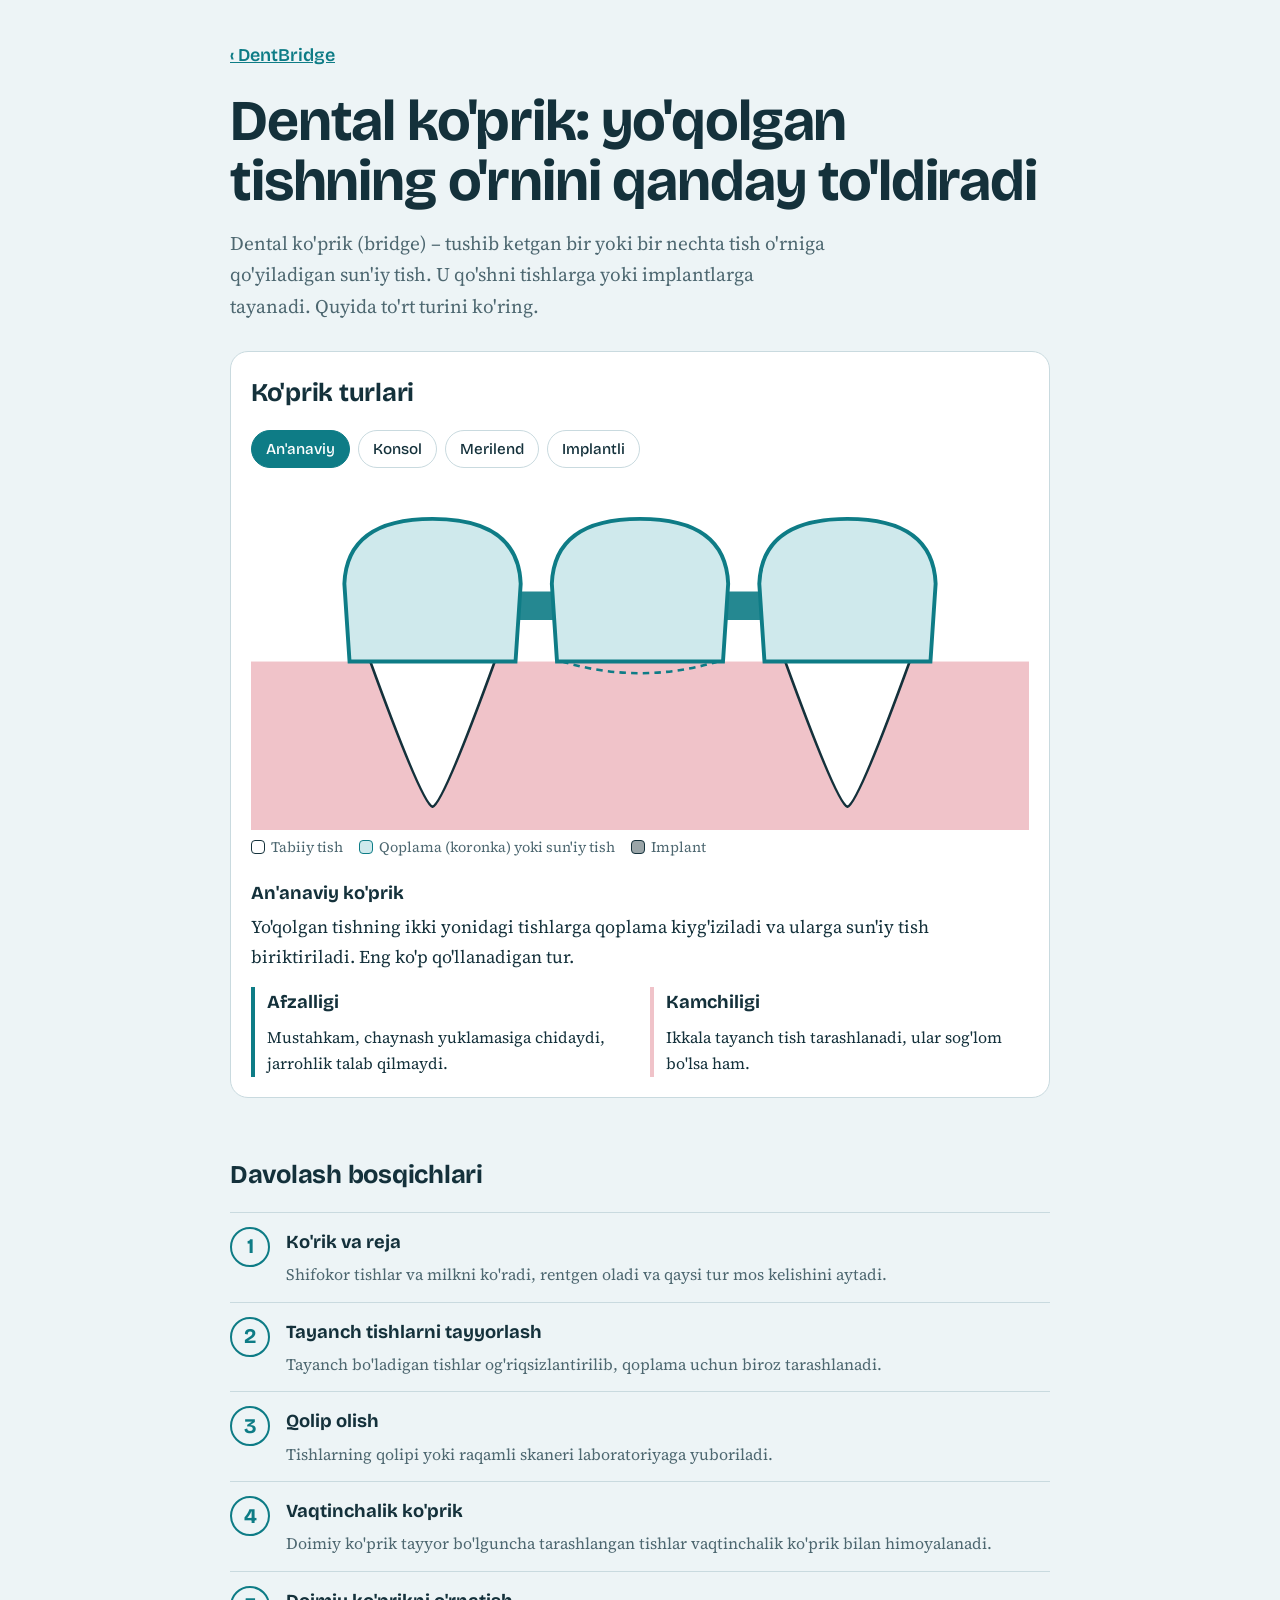
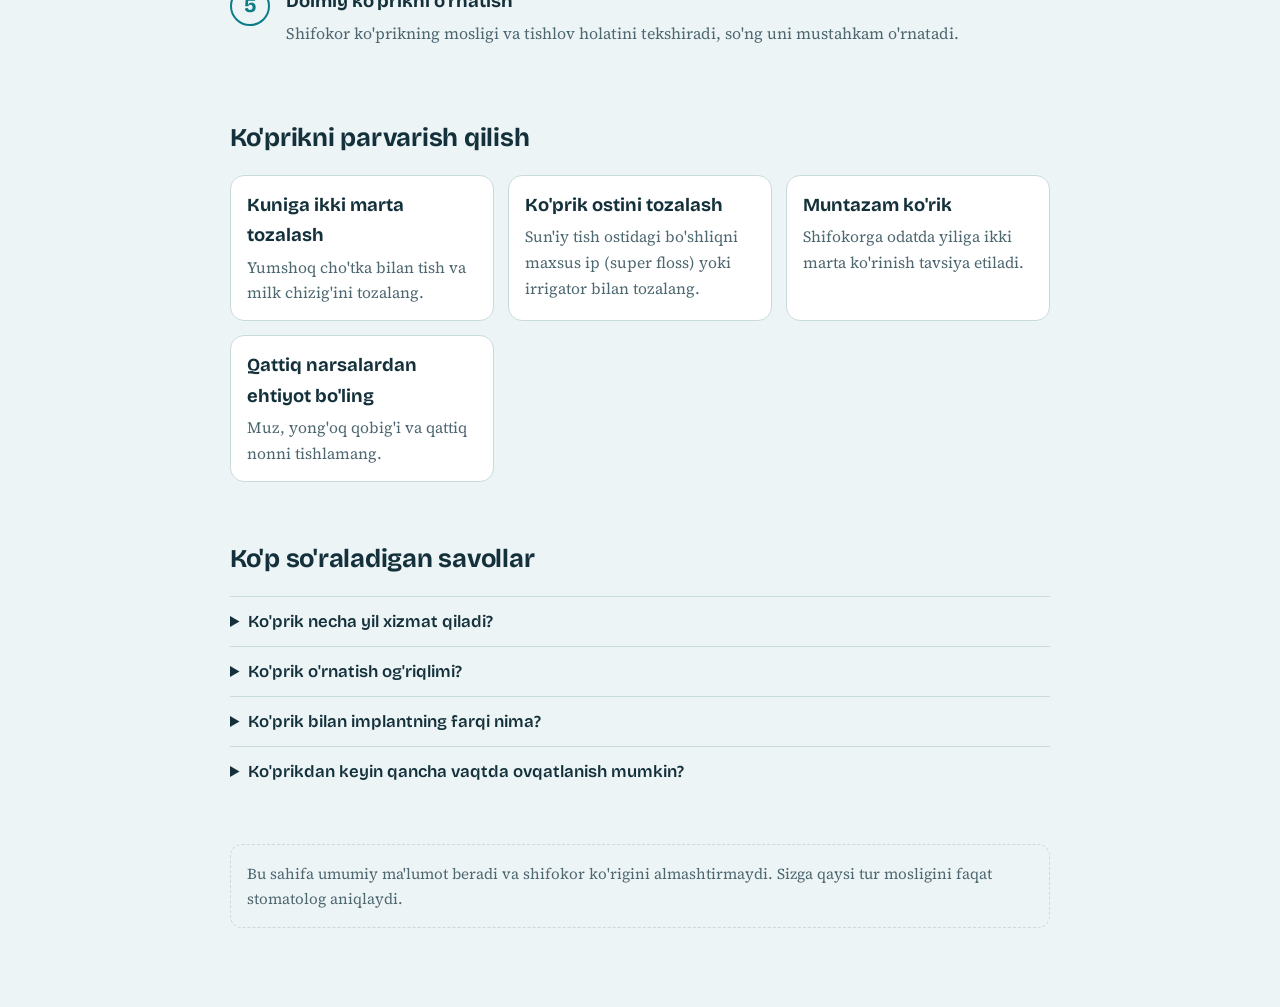
<file: dental-kopruk.html>
<!DOCTYPE html>
<html lang="uz">
<head>
<meta charset="utf-8">
<meta name="viewport" content="width=device-width, initial-scale=1, viewport-fit=cover">
<title>Dental ko'prik (dental bridge)</title>
<link rel="preconnect" href="https://fonts.googleapis.com">
<link href="https://fonts.googleapis.com/css2?family=Bricolage+Grotesque:wght@500;700&family=Source+Serif+4:wght@400;600&display=swap" rel="stylesheet">
<style>
:root{--bg:#EDF4F6;--panel:#FFFFFF;--ink:#14313B;--mute:#4D6770;--line:#C9DADF;--accent:#0E7C86;--tint:#CFE9EC;--gum:#F0C3C9;
box-sizing:border-box;padding-top:env(safe-area-inset-top,0px);padding-bottom:env(safe-area-inset-bottom,0px)}
@media (prefers-color-scheme:dark){:root:not([data-theme="light"]){--bg:#0F2229;--panel:#162E37;--ink:#E4F0F2;--mute:#9DB6BD;--line:#2A4752;--accent:#4FC3CC;--tint:#1E4B54;--gum:#8A4A54}}
:root[data-theme="dark"]{--bg:#0F2229;--panel:#162E37;--ink:#E4F0F2;--mute:#9DB6BD;--line:#2A4752;--accent:#4FC3CC;--tint:#1E4B54;--gum:#8A4A54}
html{scroll-padding-top:env(safe-area-inset-top,0px)}
*{box-sizing:border-box}
body{margin:0;background:var(--bg);color:var(--ink);font:400 18px/1.65 "Source Serif 4",Georgia,serif}
h1,h2,h3,button{font-family:"Bricolage Grotesque","Segoe UI",system-ui,sans-serif}
main{max-width:860px;margin:0 auto;padding:40px 20px 64px}
h1{font-size:clamp(2.2rem,6vw,3.6rem);line-height:1.05;margin:0 0 16px;letter-spacing:-.02em}
h2{font-size:1.6rem;margin:56px 0 16px;letter-spacing:-.01em}
h3{font-size:1.15rem;margin:0 0 4px}
.lead{font-size:1.2rem;color:var(--mute);max-width:60ch;margin:0}
.stage{background:var(--panel);border:1px solid var(--line);border-radius:18px;padding:20px;margin-top:28px}
.tabs{display:flex;flex-wrap:wrap;gap:8px;margin-bottom:12px}
.tabs button{border:1.5px solid var(--line);background:transparent;color:var(--ink);padding:9px 14px;border-radius:999px;font-size:.95rem;font-weight:500;cursor:pointer}
.tabs button[aria-pressed="true"]{background:var(--accent);border-color:var(--accent);color:#fff}
button:focus-visible,summary:focus-visible{outline:3px solid var(--accent);outline-offset:3px}
svg{width:100%;height:auto;display:block}
.cols{display:grid;grid-template-columns:1fr 1fr;gap:20px;margin-top:16px}
.cols p{margin:6px 0 0;font-size:1rem}
.good{border-left:4px solid var(--accent);padding-left:12px}
.bad{border-left:4px solid var(--gum);padding-left:12px}
#desc{margin:4px 0 0}
.legend{display:flex;flex-wrap:wrap;gap:16px;font-size:.9rem;color:var(--mute);margin-top:6px}
.legend i{display:inline-block;width:14px;height:14px;border-radius:4px;vertical-align:-2px;margin-right:6px;border:1.5px solid var(--ink)}
ol.steps{list-style:none;padding:0;margin:0;counter-reset:s}
ol.steps li{counter-increment:s;display:grid;grid-template-columns:44px 1fr;gap:12px;padding:14px 0;border-top:1px solid var(--line)}
ol.steps li::before{content:counter(s);font:700 1.3rem "Bricolage Grotesque",sans-serif;color:var(--accent);width:36px;height:36px;border-radius:50%;border:2px solid var(--accent);display:grid;place-items:center}
ol.steps p{margin:2px 0 0;font-size:1rem;color:var(--mute)}
details{border-top:1px solid var(--line);padding:14px 0}
summary{cursor:pointer;font:600 1.05rem "Bricolage Grotesque",sans-serif}
details p{margin:8px 0 0;color:var(--mute);font-size:1rem}
.care{display:grid;grid-template-columns:repeat(auto-fit,minmax(220px,1fr));gap:14px}
.care div{background:var(--panel);border:1px solid var(--line);border-radius:14px;padding:14px 16px}
.care p{margin:4px 0 0;font-size:.98rem;color:var(--mute)}
.note{margin-top:48px;padding:16px;border:1px dashed var(--line);border-radius:12px;font-size:.95rem;color:var(--mute)}
@media (max-width:640px){.cols{grid-template-columns:1fr}body{font-size:17px}}
@media (prefers-reduced-motion:no-preference){svg *{transition:opacity .25s}}
</style>
</head>
<body>
<main>
<p style="margin:0 0 20px"><a href="index.html" style="font-family:'Bricolage Grotesque',system-ui,sans-serif;font-weight:600;color:var(--accent)">‹ DentBridge</a></p>
<h1>Dental ko'prik: yo'qolgan tishning o'rnini qanday to'ldiradi</h1>
<p class="lead">Dental ko'prik (bridge) – tushib ketgan bir yoki bir nechta tish o'rniga qo'yiladigan sun'iy tish. U qo'shni tishlarga yoki implantlarga tayanadi. Quyida to'rt turini ko'ring.</p>

<section class="stage" aria-labelledby="tt">
<h2 id="tt" style="margin-top:0">Ko'prik turlari</h2>
<div class="tabs" id="tabs" role="group" aria-label="Ko'prik turini tanlang"></div>
<svg id="dia" viewBox="0 0 600 270" role="img" aria-label="Ko'prik sxemasi"></svg>
<div class="legend">
<span><i style="background:#fff"></i>Tabiiy tish</span>
<span><i style="background:var(--tint);border-color:var(--accent)"></i>Qoplama (koronka) yoki sun'iy tish</span>
<span><i style="background:#9AA5A8"></i>Implant</span>
</div>
<h3 id="ttl" style="margin-top:18px"></h3>
<p id="desc"></p>
<div class="cols">
<div class="good"><h3>Afzalligi</h3><p id="pro"></p></div>
<div class="bad"><h3>Kamchiligi</h3><p id="con"></p></div>
</div>
</section>

<h2>Davolash bosqichlari</h2>
<ol class="steps">
<li><div><h3>Ko'rik va reja</h3><p>Shifokor tishlar va milkni ko'radi, rentgen oladi va qaysi tur mos kelishini aytadi.</p></div></li>
<li><div><h3>Tayanch tishlarni tayyorlash</h3><p>Tayanch bo'ladigan tishlar og'riqsizlantirilib, qoplama uchun biroz tarashlanadi.</p></div></li>
<li><div><h3>Qolip olish</h3><p>Tishlarning qolipi yoki raqamli skaneri laboratoriyaga yuboriladi.</p></div></li>
<li><div><h3>Vaqtinchalik ko'prik</h3><p>Doimiy ko'prik tayyor bo'lguncha tarashlangan tishlar vaqtinchalik ko'prik bilan himoyalanadi.</p></div></li>
<li><div><h3>Doimiy ko'prikni o'rnatish</h3><p>Shifokor ko'prikning mosligi va tishlov holatini tekshiradi, so'ng uni mustahkam o'rnatadi.</p></div></li>
</ol>

<h2>Ko'prikni parvarish qilish</h2>
<div class="care">
<div><h3>Kuniga ikki marta tozalash</h3><p>Yumshoq cho'tka bilan tish va milk chizig'ini tozalang.</p></div>
<div><h3>Ko'prik ostini tozalash</h3><p>Sun'iy tish ostidagi bo'shliqni maxsus ip (super floss) yoki irrigator bilan tozalang.</p></div>
<div><h3>Muntazam ko'rik</h3><p>Shifokorga odatda yiliga ikki marta ko'rinish tavsiya etiladi.</p></div>
<div><h3>Qattiq narsalardan ehtiyot bo'ling</h3><p>Muz, yong'oq qobig'i va qattiq nonni tishlamang.</p></div>
</div>

<h2>Ko'p so'raladigan savollar</h2>
<div>
<details><summary>Ko'prik necha yil xizmat qiladi?</summary><p>Parvarish va tayanch tishlarning holatiga bog'liq. Ko'pincha o'nlab yil, ba'zan undan kamroq xizmat qiladi. Aniq muddatni shifokor baholaydi.</p></details>
<details><summary>Ko'prik o'rnatish og'riqlimi?</summary><p>Tishlarni tayyorlash mahalliy og'riqsizlantirish ostida o'tadi. O'rnatilgandan keyin bir necha kun tishlar sezgir bo'lishi mumkin.</p></details>
<details><summary>Ko'prik bilan implantning farqi nima?</summary><p>Ko'prik qo'shni tishlarga tayanadi, implant esa jag' suyagiga o'rnatilgan titan tayoqchaga. Implant sog'lom qo'shni tishlarni tarashlashni talab qilmaydi, lekin jarrohlik amalini va ko'proq vaqtni talab qiladi.</p></details>
<details><summary>Ko'prikdan keyin qancha vaqtda ovqatlanish mumkin?</summary><p>Mahalliy og'riqsizlantirish tarqagach yumshoq ovqat iste'mol qilish mumkin. Qattiq ovqat haqida shifokor sizga alohida maslahat beradi.</p></details>
</div>

<p class="note">Bu sahifa umumiy ma'lumot beradi va shifokor ko'rigini almashtirmaydi. Sizga qaysi tur mosligini faqat stomatolog aniqlaydi.</p>
</main>

<script>
const T={
trad:{n:"An'anaviy",t:"An'anaviy ko'prik",d:"Yo'qolgan tishning ikki yonidagi tishlarga qoplama kiyg'iziladi va ularga sun'iy tish biriktiriladi. Eng ko'p qo'llanadigan tur.",p:"Mustahkam, chaynash yuklamasiga chidaydi, jarrohlik talab qilmaydi.",c:"Ikkala tayanch tish tarashlanadi, ular sog'lom bo'lsa ham.",s:["crown","pontic","crown"],bar:[0,2]},
cant:{n:"Konsol",t:"Konsol ko'prik",d:"Sun'iy tish faqat bitta qo'shni tishga tayanadi. Yo'qolgan tishning bir tomonida tish bo'lmaganda ishlatiladi.",p:"Faqat bitta tish tarashlanadi.",c:"Yuklama bitta tishga tushadi, shuning uchun orqa tishlar uchun odatda mos kelmaydi.",s:["crown","pontic","nat"],bar:[0,1]},
mary:{n:"Merilend",t:"Merilend (yelkanli) ko'prik",d:"Sun'iy tishning orqa tomonidagi metall yoki keramika «qanotlar» qo'shni tishlarning ichki yuzasiga yopishtiriladi. Tishlar deyarli tarashlanmaydi.",p:"Qo'shni tishlar kam shikastlanadi, ko'pincha tezroq bajariladi.",c:"Yopishtirish kuchi kamroq, odatda old tishlar uchun tanlanadi.",s:["nat","pontic","nat"],wings:true,bar:null},
impl:{n:"Implantli",t:"Implantga tayanuvchi ko'prik",d:"Ko'prik qo'shni tishlarga emas, jag' suyagiga o'rnatilgan implantlarga tayanadi. Ikki implant orasida bir yoki bir necha sun'iy tish turishi mumkin.",p:"Sog'lom tishlarga tegilmaydi, suyakni saqlashga yordam beradi.",c:"Jarrohlik amali, uzoqroq davolash vaqti va yuqoriroq xarajat.",s:["impl","pontic","impl"],bar:[0,2]}
};
const ink=()=>getComputedStyle(document.documentElement).getPropertyValue('--ink').trim()||'#14313B';
const NS="http://www.w3.org/2000/svg";
function draw(k){
const c=T[k],svg=document.getElementById('dia');
const X=[70,230,390],W=140,top=30,gum=140;
const tint='var(--tint)',acc='var(--accent)',line='var(--ink)';
let h=`<rect x="0" y="${gum}" width="600" height="130" fill="var(--gum)"/>`;
// gum gap marker under pontic
c.s.forEach((s,i)=>{
const x=X[i];
if(s==="pontic"){
h+=`<path d="M${x+10} ${gum} Q${x+W/2} ${gum+18} ${x+W-10} ${gum}" fill="var(--gum)" stroke="${acc}" stroke-width="2" stroke-dasharray="5 4"/>`;
return;}
if(s==="impl"){
h+=`<rect x="${x+W/2-15}" y="${gum}" width="30" height="95" rx="6" fill="#9AA5A8" stroke="${line}" stroke-width="2"/>`;
for(let j=0;j<5;j++)h+=`<line x1="${x+W/2-15}" x2="${x+W/2+15}" y1="${gum+14+j*16}" y2="${gum+10+j*16}" stroke="${line}" stroke-width="2"/>`;
}else{
h+=`<path d="M${x+22} ${gum} Q${x+W/2-8} ${gum+110} ${x+W/2} ${gum+112} Q${x+W/2+8} ${gum+110} ${x+W-22} ${gum}Z" fill="#fff" stroke="${line}" stroke-width="2"/>`;
}});
// bridge bar
if(c.bar){const a=X[c.bar[0]]+6,b=X[c.bar[1]]+W-6;h+=`<rect x="${a}" y="86" width="${b-a}" height="22" rx="8" fill="${acc}" opacity=".9"/>`;}
c.s.forEach((s,i)=>{
const x=X[i];
let fill=(s==="nat")?"#fff":tint,st=(s==="nat")?line:acc;
const sw=(s==="nat")?2:3;
h+=`<path d="M${x+6} ${gum} L${x+2} ${top+50} Q${x+4} ${top} ${x+W/2} ${top} Q${x+W-4} ${top} ${x+W-2} ${top+50} L${x+W-6} ${gum}Z" fill="${fill}" stroke="${st}" stroke-width="${sw}"/>`;
});
if(c.wings){[X[0]+W-4,X[2]-10].forEach(x=>h+=`<rect x="${x}" y="70" width="14" height="52" rx="5" fill="${acc}"/>`);}
svg.innerHTML=h;
document.getElementById('ttl').textContent=c.t;
document.getElementById('desc').textContent=c.d;
document.getElementById('pro').textContent=c.p;
document.getElementById('con').textContent=c.c;
document.querySelectorAll('#tabs button').forEach(b=>b.setAttribute('aria-pressed',b.dataset.k===k));
}
const tabs=document.getElementById('tabs');
Object.keys(T).forEach(k=>{const b=document.createElement('button');b.textContent=T[k].n;b.dataset.k=k;b.type='button';b.onclick=()=>draw(k);tabs.appendChild(b);});
draw('trad');
</script>
</body>
</html>
</file>
<file: kassa/styles.css>
/* Excel kassa jadvalidagi ranglar (May 2026.xlsx dan olingan) */
:root {
  color-scheme: light;
  --xl-green: #217346;
  --xl-green-dark: #185c37;
  --ink: #1f2d33;
  --muted: #6b7a80;
  --grid: #d4d4d4;
  --head: #f3f3f3;
  --naqd: #92d050;        /* Naqd sarlavhasi */
  --plastik: #00b0f0;     /* Plastik sarlavhasi */
  --topshirdi: #ffff00;   /* Topshirdi qatori */
  --topshirdi2: #fafa05;
  --plan-n: #f4af82;      /* Plan naqd */
  --plan-p: #b4c6e7;      /* Plan plastik */
  --oladi: #ff0000;       /* Oladi yorlig'i */
  --peach: #f8caab;       /* Oladi qiymati, Olinmagan pul */
  --umumiy: #d6dce4;      /* Avans jami */
  --kulrang: #bfbfbf;     /* Xarajat yorlig'i */
  --summa: #c5dfb3;       /* Summa, Kassada hozirgi summa */
  --jami: #ffd964;        /* Jami topshirdi */
  --sariq-och: #fff2ca;   /* Naqd osti */
  --yashil-och: #e1efd8;  /* Plastik osti, doktor ismi */
  --boshqa: #c7c7c7;      /* Boshqa kirimlar */
  --apparat: #bdd7ee;     /* Kassa apparati */
  --bank: #fbe3d5;        /* Bankka berilgan */
  --oy-naqd: #ffe697;     /* Oylik jami naqd */
  --tab-oy: #2f75b5;      /* Oylik varaq yorlig'i */
  --tab-kun: #ffc000;     /* Kunlik varaq yorlig'i */
  --red: #c00000;
  font-family: Calibri, 'Segoe UI', Arial, sans-serif;
}
* { box-sizing: border-box; }
html, body { height: 100%; }
body { margin: 0; display: flex; flex-direction: column; color: var(--ink); background: #fff; font-size: 13px; }
button, input, select, textarea { font: inherit; color: inherit; }
button { cursor: pointer; }
button:focus-visible, input:focus-visible, select:focus-visible, a:focus-visible { outline: 2px solid var(--xl-green); outline-offset: 1px; }

/* Excel oynasining yuqori qismi */
.xl-title { display: flex; align-items: center; justify-content: space-between; gap: 12px; padding: 7px 16px; color: #fff; background: var(--xl-green); }
.xl-brand { display: flex; align-items: center; gap: 10px; min-width: 0; }
.xl-logo { display: grid; place-items: center; width: 26px; height: 26px; border-radius: 4px; color: var(--xl-green); background: #fff; font-weight: 800; }
.xl-brand b { font-size: 15px; }
.xl-file { overflow: hidden; color: #d9efe2; text-overflow: ellipsis; white-space: nowrap; }
.xl-save { display: flex; align-items: center; gap: 6px; color: #d9efe2; font-size: 12px; white-space: nowrap; }
.xl-save i { width: 7px; height: 7px; border-radius: 50%; background: #9be7b4; }
.xl-menu { display: flex; gap: 2px; padding: 0 10px; overflow-x: auto; background: var(--xl-green); }
.xl-tab { padding: 7px 14px; border: 0; border-radius: 3px 3px 0 0; color: #fff; background: transparent; white-space: nowrap; text-decoration: none; font-size: 13px; }
.xl-tab:hover { background: var(--xl-green-dark); }
.xl-tab.active { color: var(--xl-green); background: #f3f3f3; font-weight: 700; }
.xl-link { margin-left: auto; opacity: .85; }
.xl-ribbon { display: flex; flex-wrap: wrap; align-items: center; gap: 10px 18px; padding: 8px 16px; border-bottom: 1px solid var(--grid); background: #f3f3f3; }
.rb-field { display: flex; align-items: center; gap: 8px; color: var(--muted); font-size: 12px; }
.rb-field input { padding: 4px 8px; border: 1px solid #c6c6c6; border-radius: 2px; background: #fff; font-weight: 700; }
.rb-group { display: flex; flex-wrap: wrap; gap: 6px; }
.rb-btn { padding: 5px 11px; border: 1px solid #c6c6c6; border-radius: 2px; background: #fff; font-size: 12px; }
.rb-btn:hover { border-color: var(--xl-green); background: #e9f3ec; }
.rb-btn.primary { color: #fff; border-color: var(--xl-green); background: var(--xl-green); }
.rb-btn.danger { color: var(--red); }
.rb-hint { color: var(--muted); font-size: 12px; }
.rb-hint code { padding: 1px 4px; border: 1px solid #ddd; background: #fff; }
.xl-fx { display: flex; align-items: center; gap: 10px; padding: 4px 10px; border-bottom: 1px solid var(--grid); background: #fff; font-size: 12px; }
.fx-name { min-width: 64px; padding: 2px 6px; border: 1px solid #ddd; color: #444; font-family: Consolas, monospace; }
.fx-sign { color: #888; font-style: italic; font-weight: 700; }
.fx-text { overflow: hidden; color: #333; font-family: Consolas, monospace; text-overflow: ellipsis; white-space: nowrap; }

main { flex: 1; min-height: 0; overflow: auto; padding: 14px 16px 24px; background: #fff; }

/* Varaq yorliqlari (pastda, Excel kabi) */
.xl-title, .xl-menu, .xl-ribbon, .xl-fx { flex: none; }
.xl-sheets { flex: none; align-items: flex-start; display: flex; gap: 2px; padding: 0 8px; overflow-x: auto; border-top: 1px solid #c6c6c6; background: #e6e6e6; }
.sheet { flex: none; height: 28px; padding: 3px 12px 4px; border: 0; border-top: 3px solid transparent; color: #222; background: var(--tab-kun); white-space: nowrap; font-size: 12px; }
.sheet.oy { color: #fff; background: var(--tab-oy); }
.sheet.blank { opacity: .55; }
.sheet.active { border-top-color: var(--xl-green); color: var(--xl-green); background: #fff; font-weight: 700; }

/* Jadval (Excel to'ri) */
.grid-wrap { max-width: 100%; overflow: auto; border: 1px solid #a6a6a6; }
table.xl { border-collapse: collapse; font-size: 12px; }
.xl th, .xl td { min-width: 62px; height: 24px; padding: 2px 6px; border: 1px solid var(--grid); text-align: right; white-space: nowrap; }
.xl th { font-weight: 700; text-align: center; }
.xl .lbl { position: sticky; left: 0; z-index: 1; min-width: 110px; text-align: left; font-weight: 700; background: #fff; }
.xl thead .lbl { z-index: 2; }
.xl .name { background: var(--yashil-och); }
.xl .naqd { background: var(--naqd); }
.xl .plastik { background: var(--plastik); }
.xl .top { background: var(--topshirdi); font-weight: 700; }
.xl .top2 { background: var(--topshirdi2); font-weight: 700; }
.xl .plann { background: var(--plan-n); }
.xl .planp { background: var(--plan-p); }
.xl .oladi { color: #fff; background: var(--oladi); }
.xl .peach { background: var(--peach); }
.xl .umumiy { background: var(--umumiy); }
.xl .kul { background: var(--kulrang); }
.xl .summa { background: var(--summa); }
.xl .jami { background: var(--jami); }
.xl .sn { background: var(--sariq-och); }
.xl .yp { background: var(--yashil-och); }
.xl .boshqa { background: var(--boshqa); }
.xl .apparat { background: var(--apparat); }
.xl .bank { background: var(--bank); }
.xl .oyn { background: var(--oy-naqd); }
.xl .neg, .neg { color: var(--red); }
.xl .fx { color: #0b5d2e; font-weight: 700; cursor: help; }
.xl td.in { padding: 0; background: #fff; }
.xl td.in input { width: 100%; min-width: 62px; height: 24px; padding: 2px 6px; border: 0; background: transparent; text-align: right; }
.xl td.in input:focus { outline: 2px solid var(--xl-green); outline-offset: -2px; background: #f4fbf6; }
.xl td.in input.txt { min-width: 170px; text-align: left; }
.xl .cnt { color: #777; font-size: 10px; }
.xl .day-link { padding: 0; border: 0; color: #1f5fa8; background: none; font-weight: 700; text-decoration: underline; }
.xl .tot td, .xl .tot th { font-weight: 700; }
.xl .x { padding: 0 6px; border: 0; color: #999; background: none; font-size: 15px; }
.xl .x:hover { color: var(--red); }

.blk { margin-top: 18px; }
.blk-head { display: flex; flex-wrap: wrap; align-items: center; justify-content: space-between; gap: 8px; margin-bottom: 6px; }
.blk-head h2 { margin: 0; font-size: 14px; }
.cards { display: grid; grid-template-columns: repeat(auto-fit, minmax(150px, 1fr)); gap: 8px; margin-bottom: 14px; }
.card { padding: 8px 10px; border: 1px solid var(--grid); }
.card .k { color: #333; font-size: 11px; font-weight: 700; }
.card .v { margin-top: 4px; font-size: 18px; font-weight: 700; }
.note { margin: 0 0 12px; padding: 8px 10px; border-left: 3px solid var(--tab-kun); color: #5a4a14; background: #fff8e1; font-size: 12px; line-height: 1.5; }
.note.ok { border-color: var(--xl-green); color: #1e4d32; background: #eef7f1; }
.note.err { border-color: var(--red); color: #7a1010; background: #fdecec; }
.muted { color: var(--muted); }
.two { display: grid; grid-template-columns: 1fr 1fr; gap: 18px; }
.list { display: grid; gap: 4px; }
.row { display: flex; flex-wrap: wrap; align-items: center; gap: 8px; }
.inp { padding: 5px 8px; border: 1px solid #c6c6c6; border-radius: 2px; background: #fff; }
.inp.num { width: 70px; text-align: right; }
.formula-input { width: 100%; min-width: 260px; padding: 3px 6px; border: 1px solid #c6c6c6; font-family: Consolas, monospace; font-size: 12px; }
.empty { padding: 30px; color: var(--muted); text-align: center; }
.toast { position: fixed; right: 18px; bottom: 44px; z-index: 10; max-width: min(380px, 90vw); padding: 10px 14px; color: #fff; background: #1f3b2b; box-shadow: 0 6px 20px rgba(0,0,0,.2); font-size: 13px; opacity: 0; transform: translateY(8px); transition: .2s; pointer-events: none; }
.toast.show { opacity: 1; transform: none; }

@media (max-width: 760px) {
  main { padding: 10px 8px 20px; }
  .two { grid-template-columns: 1fr; }
  .xl-save { display: none; }
  .rb-hint { width: 100%; }
}
</file>
